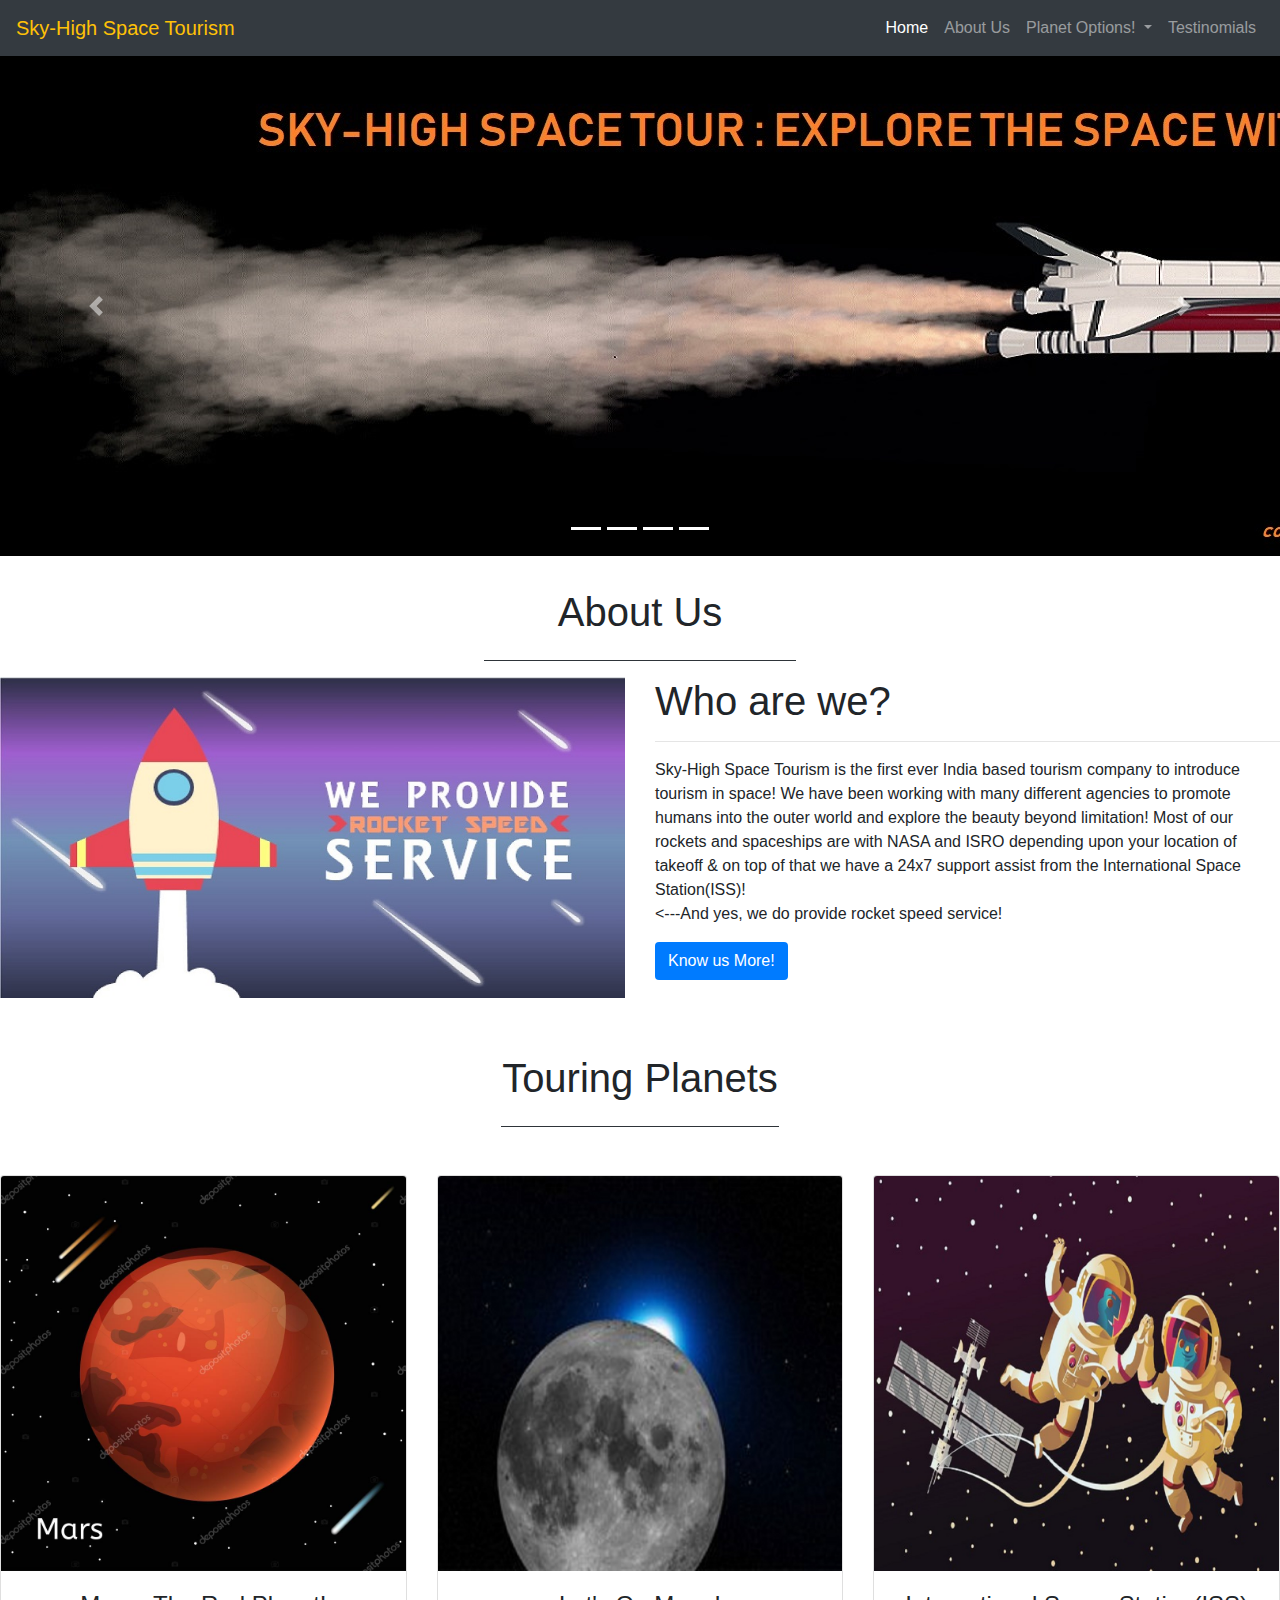
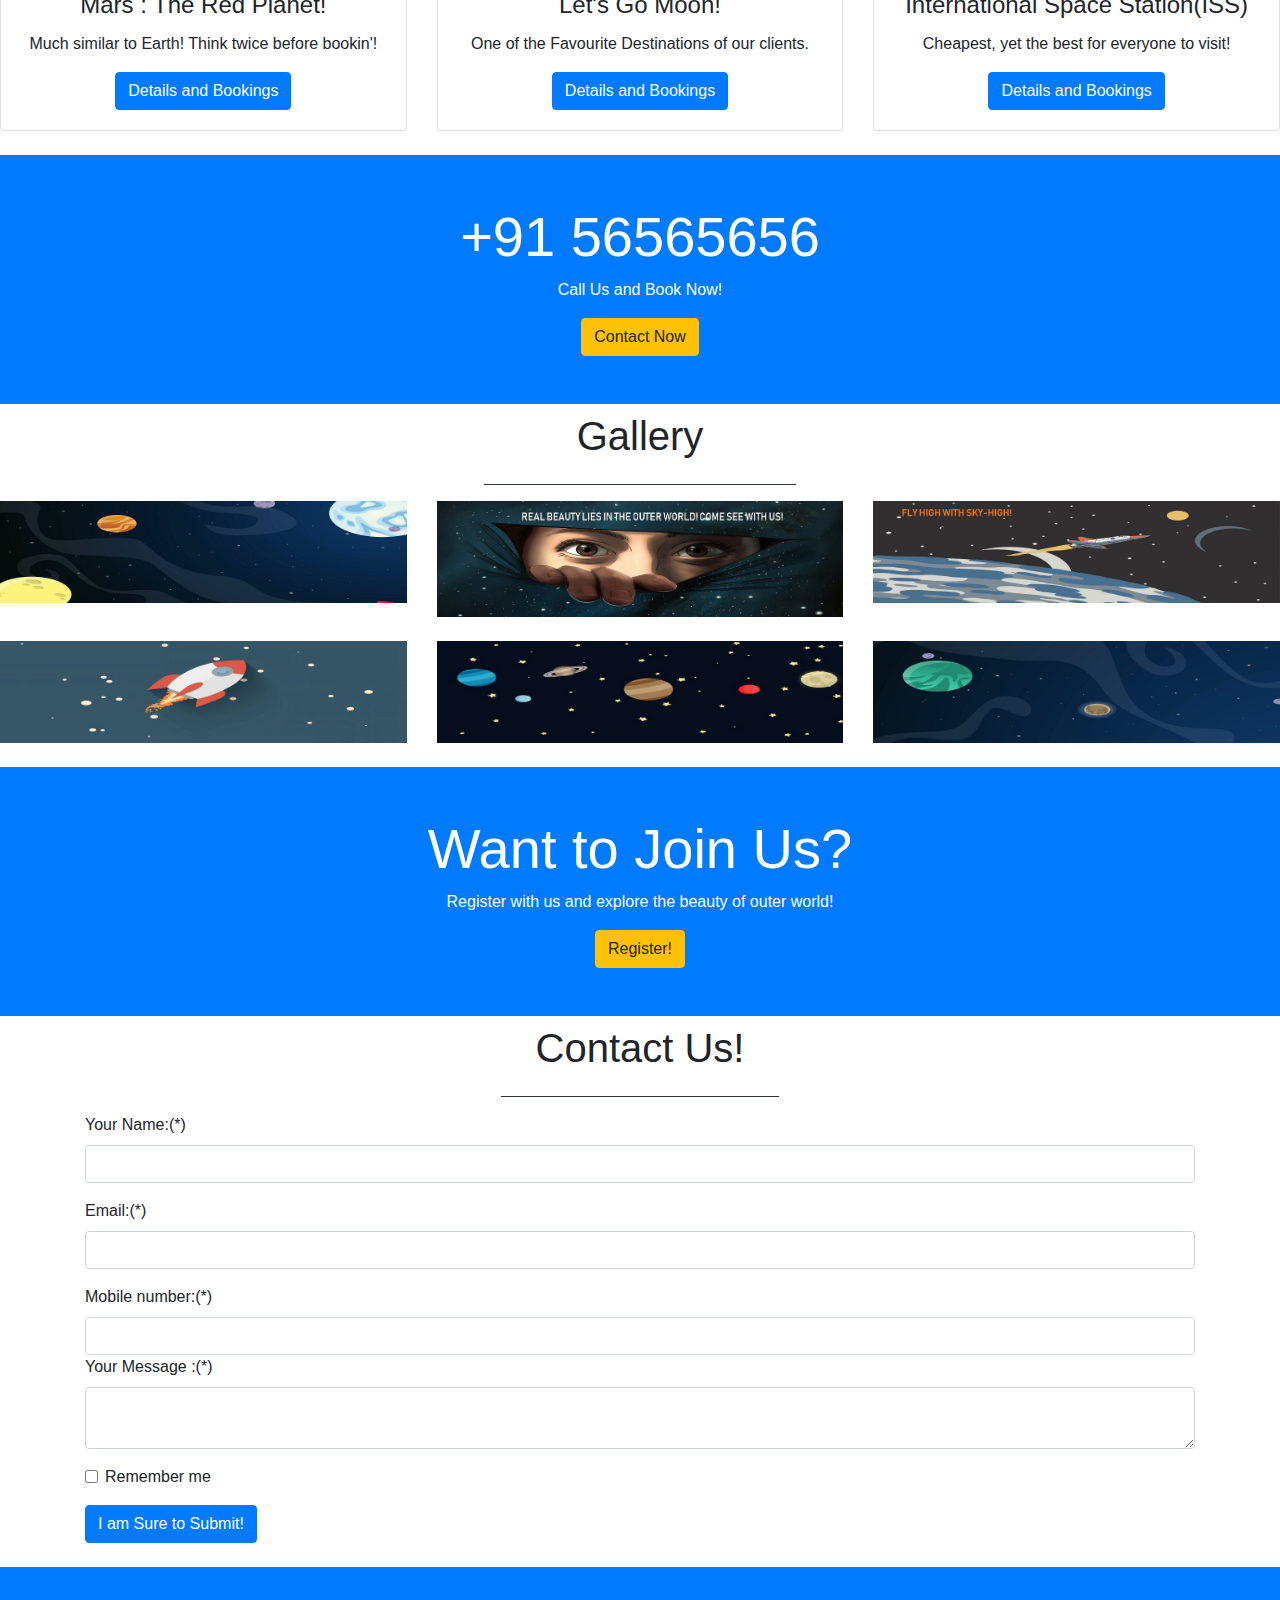
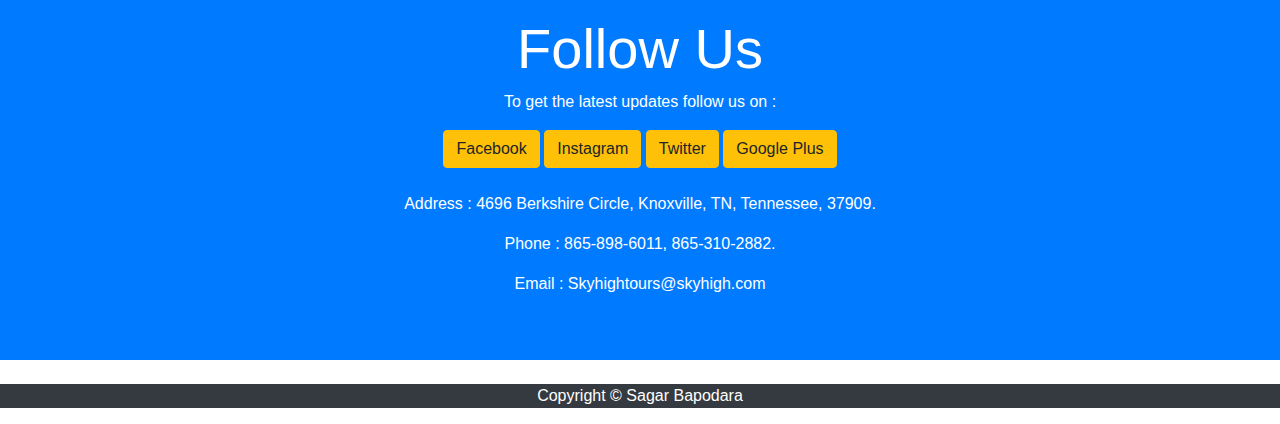
<file: index.html>
<!--Orginally written by Sagar Bapodara-->

<!DOCTYPE html>
<html>
<head>
	<title>
		Sky-High Space Tourism | No.1 Space Tourism Company
	</title>
	<meta charset="utf-8">
	<meta name = "viewport" content="width=device-width, initial-scale=1">

	<!--bootstarp linked-->

	<link rel="stylesheet" href="https://maxcdn.bootstrapcdn.com/bootstrap/4.3.1/css/bootstrap.min.css">

	<link href="https://fonts.googleapis.com/css?family=Livvic&display=swap" rel="stylesheet">
  <script src="https://ajax.googleapis.com/ajax/libs/jquery/3.4.1/jquery.min.js"></script>
  <script src="https://cdnjs.cloudflare.com/ajax/libs/popper.js/1.14.7/umd/popper.min.js"></script>
  <script src="https://maxcdn.bootstrapcdn.com/bootstrap/4.3.1/js/bootstrap.min.js"></script>

<style>
	.carousel-ineer img{
		width: 100%;
		height: 100%;
	}
</style>

<!--header and nav bar from here -->
	
<header>
	<nav class="navbar navbar-expand-lg navbar-dark bg-dark">
  <a class="navbar-brand text-capitalize text-warning"  href="index.html">Sky-High Space Tourism</a>
  <button class="navbar-toggler" type="button" data-toggle="collapse" data-target="#navbarSupportedContent" aria-controls="navbarSupportedContent" aria-expanded="false" aria-label="Toggle navigation">
    <span class="navbar-toggler-icon"></span>
  </button>

  <div class="collapse navbar-collapse" id="navbarSupportedContent">
    <ul class="navbar-nav ml-auto">
      <li class="nav-item active">
        <a class="nav-link" href="index.html">Home <span class="sr-only">(current)</span></a>
      </li>
      <li class="nav-item">
        <a class="nav-link" href="About us.html">About Us</a>
      </li>
      <li class="nav-item dropdown">
        <a class="nav-link dropdown-toggle" href="#" id="navbarDropdown" role="button" data-toggle="dropdown" aria-haspopup="true" aria-expanded="false">
          Planet Options!
        </a>
        <div class="dropdown-menu" aria-labelledby="navbarDropdown">
          <a class="dropdown-item" href="mars.html">Mars : The Red Planet!</a>
          <a class="dropdown-item" href="moon.html">Let's Go Moon!</a>
          <div class="dropdown-divider"></div>
          <a class="dropdown-item" href="iss.html"> International Space Station!</a>
        </div>
      </li>
      <li class="nav-item">
        <a class="nav-link" href="testinomials.html">Testinomials</a>
      </li>
    </ul>
   
  </div>
</nav>

<div id="demo" class="carousel slide" data-ride="carousel">

  <!-- Indicators -->

  <ul class="carousel-indicators">
    <li data-target="#demo" data-slide-to="0" class="active"></li>
    <li data-target="#demo" data-slide-to="1" class="active"></li>
    <li data-target="#demo" data-slide-to="2" class="active"></li>
    <li data-target="#demo" data-slide-to="2" class="active"></li>
  </ul>

  <!-- The slideshow of images -->

  <div class="carousel-inner">
    <div class="carousel-item active">
      <img src="images/s10.jpg" alt="astronaut2">
    </div>
    <div class="carousel-item">
      <img src="images/s4.jpeg" alt="astronomy2">
    </div>
    <div class="carousel-item">
      <img src="images/s12.jpeg" alt="astronomy">
    </div>
    <div class="carousel-item">
      <img src="images/s3.jpg" alt="International Space Station">
    </div>
  </div>

  <!-- Left and right controls -->


  <a class="carousel-control-prev" href="#demo" data-slide="prev">
    <span class="carousel-control-prev-icon"></span>
  </a>
  <a class="carousel-control-next" href="#demo" data-slide="next">
    <span class="carousel-control-next-icon"></span>
  </a>
</div>
<br>
</header>


<!-- about us-->


<section>
	<div class="container-fluid">
		<h1 class="text-capitalize text-center pt-2 pb-2">About us</h1>
		<hr class="w-25 mx-auto
		bg-dark">
	</div>
	<div class="row mb-5">
		<div class="col-lg-6 col-md-6 col-12">
			<img src="images/s9.jpg" class="img-fluid">
		</div>

		<div class="col-lg-6 col-md-6 col-12">
			<h1>Who are we?</h1>
			<hr>
			<p>Sky-High Space Tourism is the first ever India based tourism company to introduce tourism in space! We have been working with many different agencies to promote humans into the outer world and explore the beauty beyond limitation! Most of our rockets and spaceships are with NASA and ISRO depending upon your location of takeoff & on top of that we have a 24x7 support assist from the International Space Station(ISS)! <br>
				<---And yes, we do provide rocket speed service!</p>

			<a href="About us.html"><button class = "btn bg-primary text-white">Know us More!</button></a>

		</div>
		</div>
	</section>

	<div class="container mb-5">
		<h1 class="text-capitalize text-center pt-2 pb-2">Touring Planets</h1>
		<hr class="w-25 mx-auto
		bg-dark">
	</div>


<!-- cards -->


<section>
	

<div class="row text-center">
	<div class="col-lg-4 col-md-4 col-12">
	<div class="card">
		<img class="card-img-top" src="images/mars.jpg" alt="Card image">
		<div class="card-body">
			<h4 class="card-title">Mars : The Red Planet!</h4>
			<p class="card-text">Much similar to Earth! Think twice before bookin'!</p>
			<a href="mars.html" class="btn btn-primary">Details and Bookings</a>
		</div>
	</div>
</div>

<div class="col-lg-4 col-md-4 col-12">
	<div class="card">
		<img class="card-img-top" src="images/moon.jpg" alt="Card image">
		<div class="card-body">
			<h4 class="card-title">Let's Go Moon!</h4>
			<p class="card-text">One of the Favourite Destinations of our clients.</p>
			<a href="moon.html" class="btn btn-primary">Details and Bookings</a>
		</div>
	</div>
</div>


	<div class="col-lg-4 col-md-4 col-12">
	<div class="card">
		<img class="card-img-top" src="images/iss1.jpg" alt="Card image">
		<div class="card-body">
			<h4 class="card-title">International Space Station(ISS)</h4>
			<p class="card-text">Cheapest, yet the best for everyone to visit!</p>
			<a href="iss.html" class="btn btn-primary">Details and Bookings</a>
		</div>
	</div>
</div>
</section>

<br>


<!--contact us-->



<section class="bg-primary text-white" >
	<article class="py-5 text-center">
		<div>
			<h3 class="display-4 text-white">+91 56565656</h3>
			<p>Call Us and Book Now!</p>
			<a href="https://call2friends.com/free-calls"><button class="btn btn-warning">Contact Now</button></a>
		</div>
	</article>
</section>



<!--Gallery-->



<section>
	<div class="container-fluid">
		<h1 class="text-capitalize text-center pt-2 pb-2">Gallery</h1>
		<hr class="w-25 mx-auto
		bg-dark">
	</div>
	<div class="row">
		<div class="col-lg-4 col-md-2 col-12 mb-4">
			<img src="images/s5.jpeg" class="img-fluid">
		</div>
		<div class="col-lg-4 col-md-2 col-12 mb-4">
			<img src="images/s4.jpeg" class="img-fluid">
		</div>
		<div class="col-lg-4 col-md-2 col-12 mb-4">
			<img src="images/s3.jpg" class="img-fluid">
		</div>
		<div class="col-lg-4 col-md-2 col-12 mb-4">
			<img src="images/s2.png" class="img-fluid">
		</div>
		<div class="col-lg-4 col-md-2 col-12 mb-4">
			<img src="images/spacebcg.jpg" class="img-fluid">
		</div>
		<div class="col-lg-4 col-md-2 col-12 mb-4">
			<img src="images/s6.jpeg" class="img-fluid">
		</div>
	</div>
</section>


<!-- Register -->



<section class="bg-primary" >
	<article class="py-5">
		<div class="text-center">
			<h3 class="display-4 text-white">Want to Join Us?</h3>
			<p class="text-white">Register with us and explore the beauty of outer world!</p>
			<button class="btn btn-warning" data-toggle="modal" data-target="#myModal">Register!</button>
		</div>


		<!-- The Modal -->


  <div class="modal fade" id="myModal">
    <div class="modal-dialog modal-dialog-centered">
      <div class="modal-content">

      
        <!-- Modal Header -->


        <div class="modal-header">
          <h4 class="modal-title">Register | Sign Up!</h4>
          <button type="button" class="close" data-dismiss="modal">&times;</button>
        </div>

        
        <!-- Modal body -->


        <div class="modal-body">
          <form method="post" action="connect.php">
  <div class="form-group">
    <label for="email">Email address:(*)</label>
    <input type="email" class="form-control" id="email" autocomplete="off" name="email">
  </div>

  <div class="form-group">
    <label for="pwd">Password:(*)</label>
    <input type="password" class="form-control" id="pwd" name="password">
  </div>
  <div class="form-group form-check">
    <label class="form-check-label">
      <input class="form-check-input" type="checkbox"> Remember me
    </label>
  </div>
  <button type="submit" class="btn btn-primary">Submit</button>
</form>
        </div>
        

        <!-- Modal footer -->



        <div class="modal-footer">
          <button type="button" class="btn btn-secondary" data-dismiss="modal">Close</button>
        </div>
        
      </div>
    </div>
  </div>
</article>
</section>


<!-- contact us form -->


<section>
	<div class="container">
		<h1 class="text-capitalize text-center pt-2 pb-2">Contact Us!</h1>
		<hr class="w-25 mx-auto
		bg-dark">

		<div class="width-50 mx-auto">
			<form action="/action_page.php">
				<div class="form-group">
					<label for="email">Your Name:(*)</label>
					<input type="email" class="form-control" id="email" autocomplete="off">
				</div>
				<div class="form-group">
					<label for="pwd">Email:(*)</label>
					<input type="text" class="form-control" id="text">
				</div>
				<div class="form-group">
					<label for="pwd">Mobile number:(*)</label>
					<input type="number" class="form-control" id="number">
					<div class="form-group">
				<label>Your Message :(*)</label>
				<textarea class="form-control"> </textarea></div> 
				<div class="form-group form-check">
					<label class="form-check-label">
						<input class="form-check-input" type="checkbox"> Remember me
					</label>
				</div>
				
				</div>
				<button type="submit" class="btn btn-primary">I am Sure to Submit!</button>
			</form>
	</div>
</section>
<br>


<section class="bg-primary text-white" >
	<article class="py-5 text-center">
		<div>
			<h3 class="display-4 text-white">Follow Us </h3>
			<p>To get the latest updates follow us on : </p>
			<a href="https://www.facebook.com/"><button class="btn btn-warning">Facebook</button></a> <a href="https://www.instagram.com/"><button class="btn btn-warning">Instagram</button></a> <a href="https://twitter.com"><button class="btn btn-warning">Twitter</button></a> <a href="https://www.google.com/"><button class="btn btn-warning">Google Plus</button></a>
			<br>
			<br>
			<p>Address : 4696  Berkshire Circle, Knoxville, TN, Tennessee, 37909.</p>
			<p>Phone : 865-898-6011, 865-310-2882.</p>
			<p>Email : Skyhightours@skyhigh.com</p>

		</div>
	</article>
</section>



<!-- footer -->



<br>
<footer>
	<p class="text-center bg-dark text-white"> Copyright © Sagar Bapodara</p>
</footer>





</body>
</html>
</file>
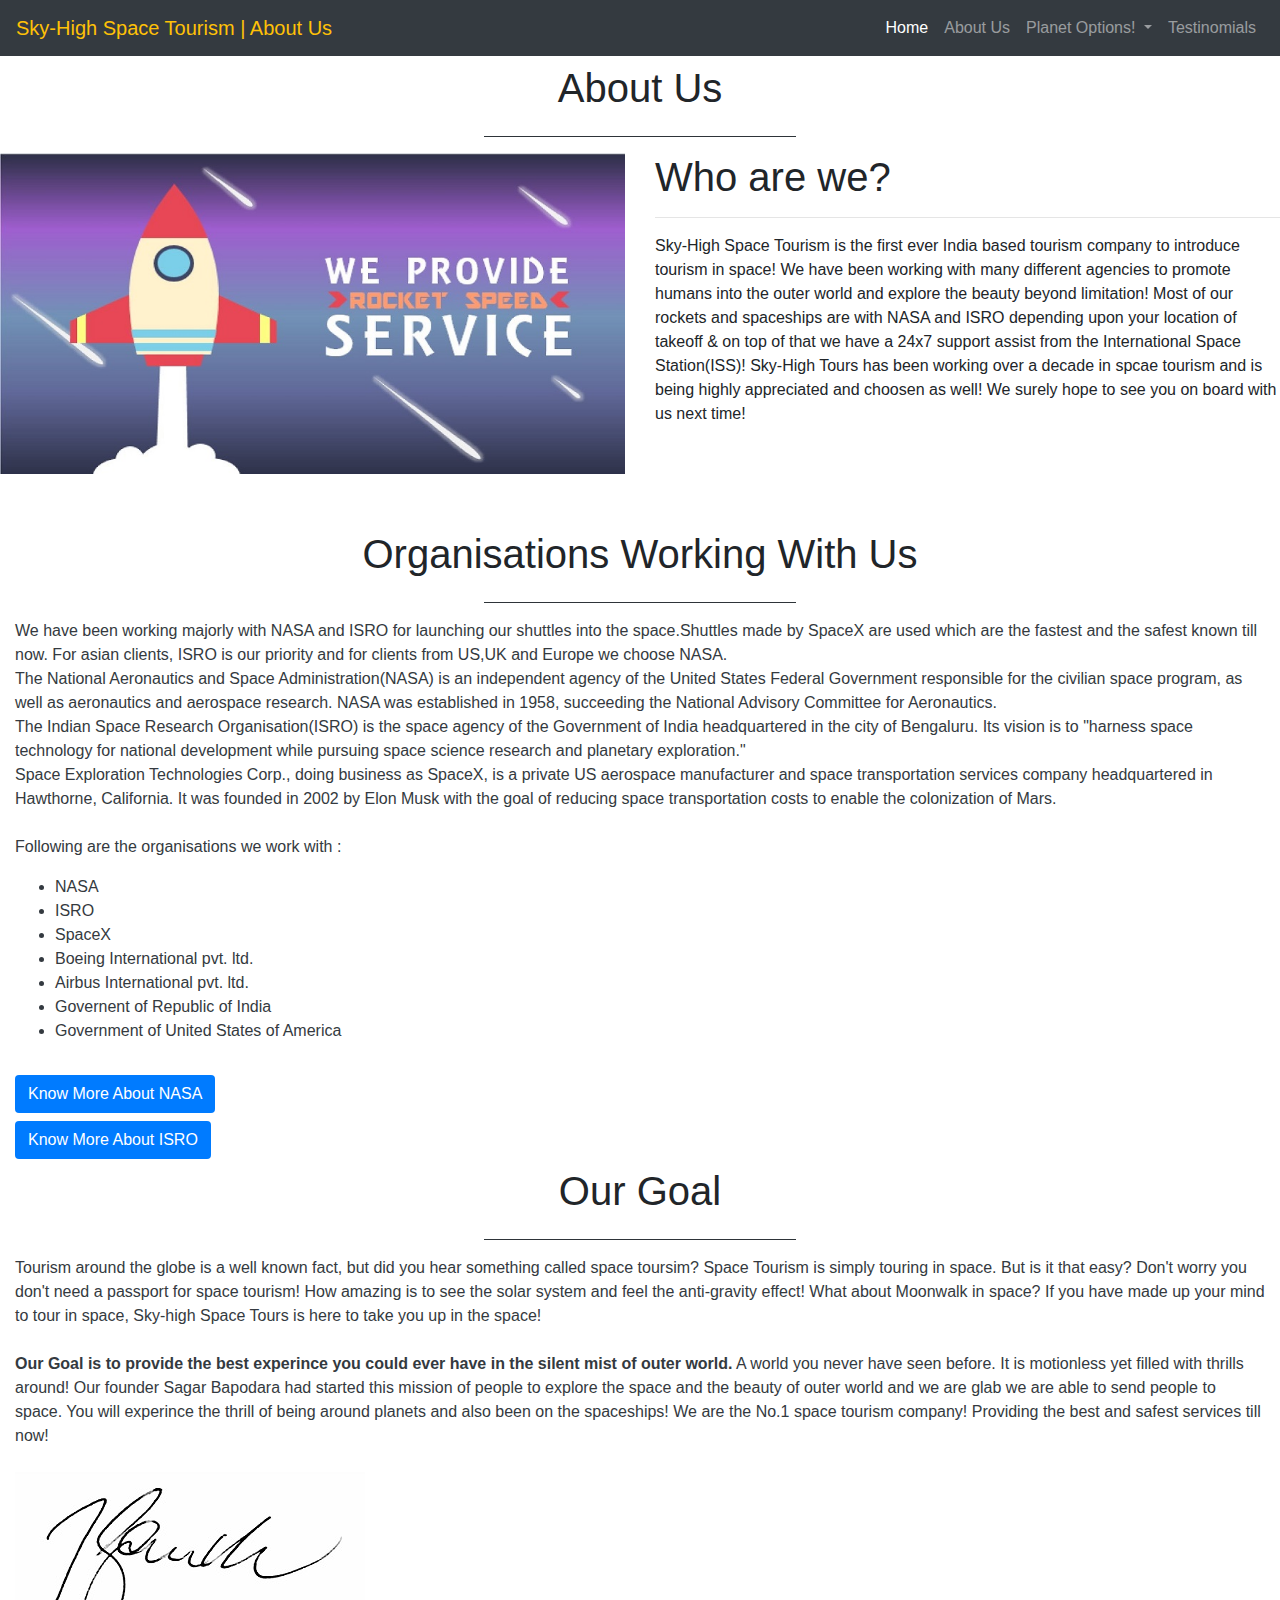
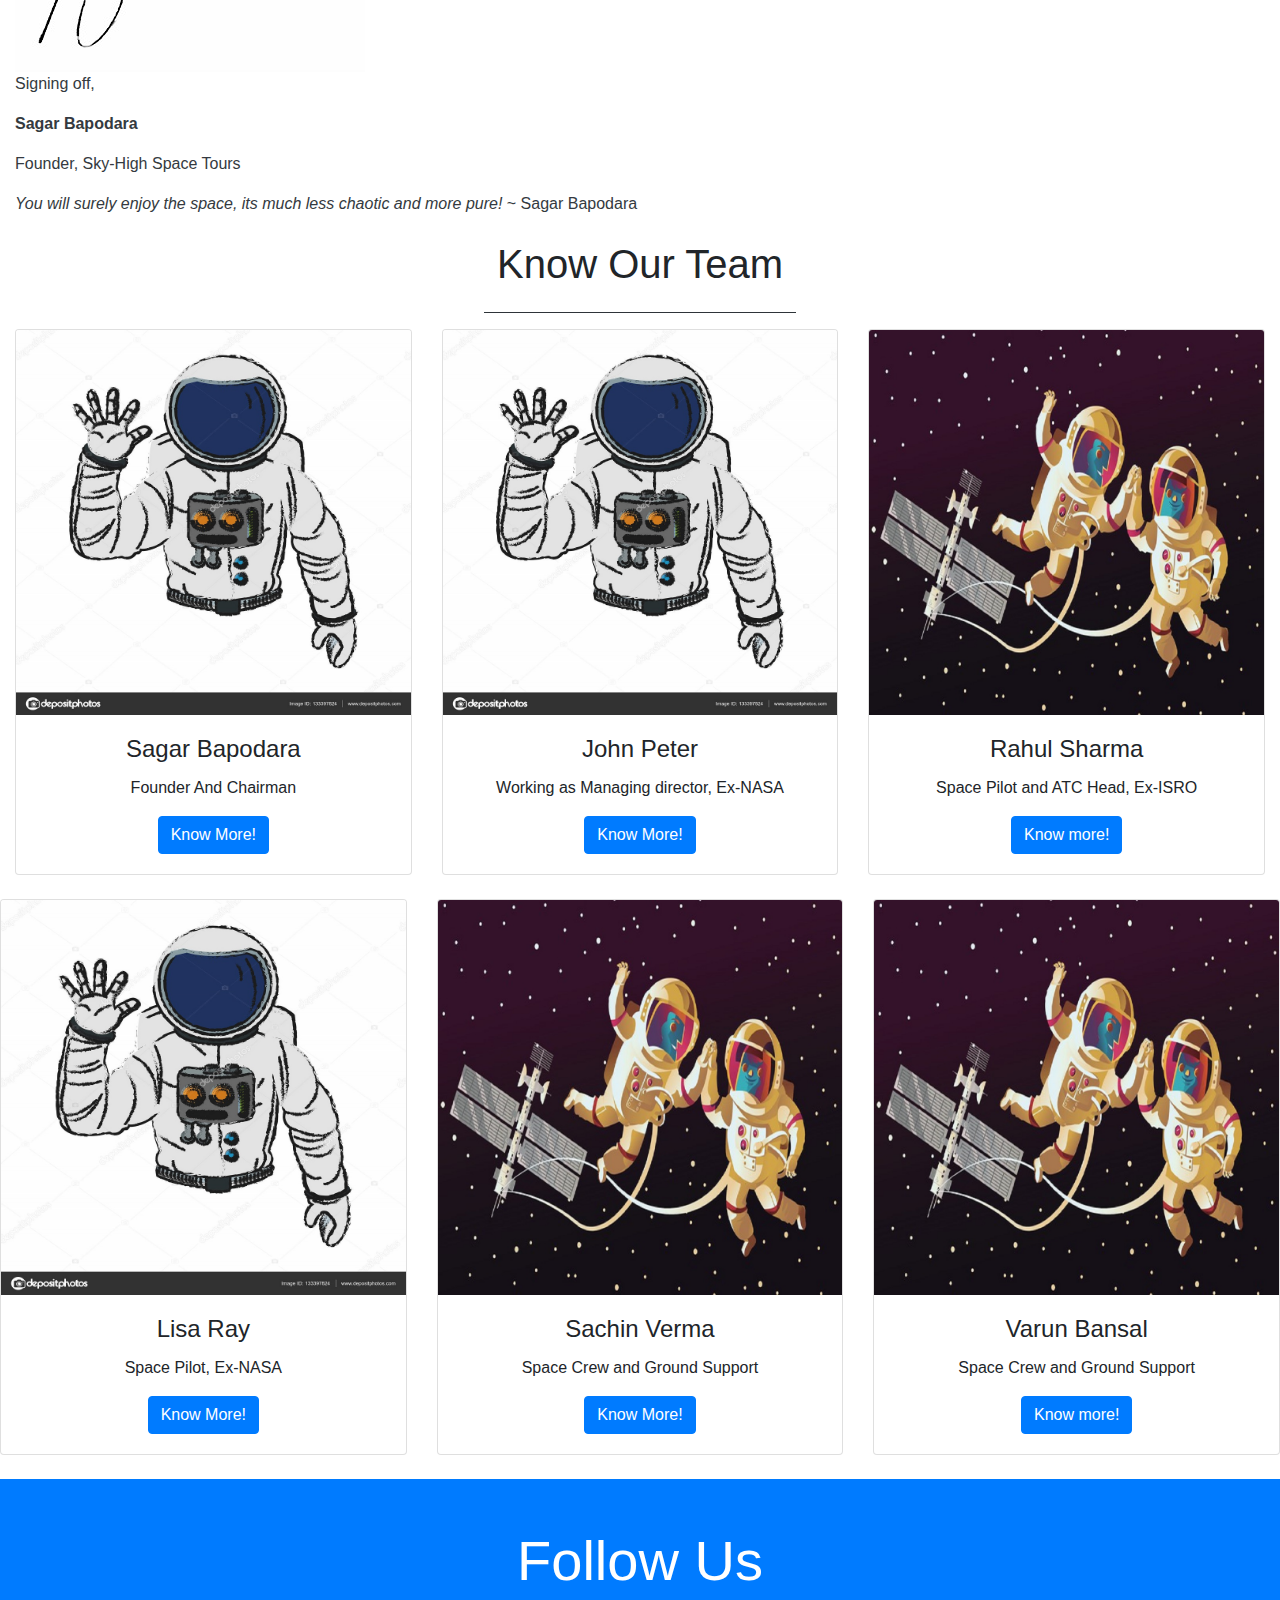
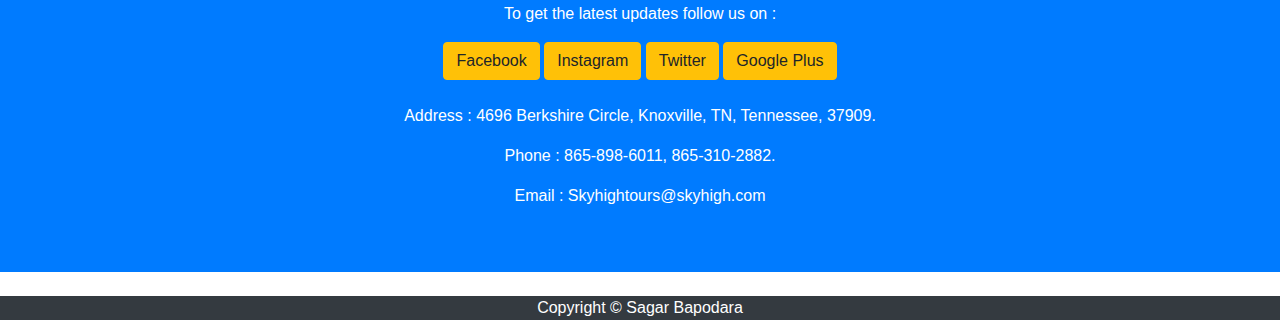
<file: About us.html>
<!--Orginally written by Sagar Bapodara-->

<!DOCTYPE html>
<html>
<head>
	<title>
		Space Tourism | About Us!
	</title>
	<meta charset="utf-8">
	<meta name = "viewport" content="width=device-width, initial-scale=1">

	<!--bootstarp linked-->

	<link rel="stylesheet" href="https://maxcdn.bootstrapcdn.com/bootstrap/4.3.1/css/bootstrap.min.css">

	<link href="https://fonts.googleapis.com/css?family=Livvic&display=swap" rel="stylesheet">
  <script src="https://ajax.googleapis.com/ajax/libs/jquery/3.4.1/jquery.min.js"></script>
  <script src="https://cdnjs.cloudflare.com/ajax/libs/popper.js/1.14.7/umd/popper.min.js"></script>
  <script src="https://maxcdn.bootstrapcdn.com/bootstrap/4.3.1/js/bootstrap.min.js"></script>


  <header>
	<nav class="navbar navbar-expand-lg navbar-dark bg-dark">
  <a class="navbar-brand text-capitaliz text-warning"  href="index.html">Sky-High Space Tourism | About Us</a>
  <button class="navbar-toggler" type="button" data-toggle="collapse" data-target="#navbarSupportedContent" aria-controls="navbarSupportedContent" aria-expanded="false" aria-label="Toggle navigation">
    <span class="navbar-toggler-icon"></span>
  </button>

  <div class="collapse navbar-collapse" id="navbarSupportedContent">
    <ul class="navbar-nav ml-auto">
      <li class="nav-item active">
        <a class="nav-link" href="index.html">Home <span class="sr-only">(current)</span></a>
      </li>
      <li class="nav-item">
        <a class="nav-link" href="About us.html">About Us</a>
      </li>
      <li class="nav-item dropdown">
        <a class="nav-link dropdown-toggle" href="#" id="navbarDropdown" role="button" data-toggle="dropdown" aria-haspopup="true" aria-expanded="false">
          Planet Options!
        </a>
        <div class="dropdown-menu" aria-labelledby="navbarDropdown">
          <a class="dropdown-item" href="mars.html">Mars : The Red Planet!</a>
          <a class="dropdown-item" href="moon.html">Let's Go Moon!</a>
          <div class="dropdown-divider"></div>
          <a class="dropdown-item" href="iss.html"> International Space Station!</a>
        </div>
      </li>
      <li class="nav-item">
        <a class="nav-link" href="testinomials.html">Testinomials</a>
      </li>
    </ul>
   
  </div>
</nav>
</header>

<!--who are we-->

<section>
	<div class="container-fluid">
		<h1 class="text-capitalize text-center pt-2 pb-2">About us</h1>
		<hr class="w-25 mx-auto
		bg-dark">
	</div>
	<div class="row mb-5">
		<div class="col-lg-6 col-md-6 col-12">
			<img src="images/s9.jpg" class="img-fluid">
		</div>

		<div class="col-lg-6 col-md-6 col-12">
			<h1>Who are we?</h1>
			<hr>
			<p>Sky-High Space Tourism is the first ever India based tourism company to introduce tourism in space! We have been working with many different agencies to promote humans into the outer world and explore the beauty beyond limitation! Most of our rockets and spaceships are with NASA and ISRO depending upon your location of takeoff & on top of that we have a 24x7 support assist from the International Space Station(ISS)! Sky-High Tours has been working over a decade in spcae tourism and is being highly appreciated and choosen as well! We surely hope to see you on board with us next time!</p>

		</div>
		</div>
</section>

<!--agencies working-->


	<section>
		<div class="container-fluid">
		<h1 class="text-capitalize text-center pt-2 pb-2">Organisations Working With Us</h1>
		<hr class="w-25 mx-auto
		bg-dark">
		<div>
		<article class="bg-white text-dark">We have been working majorly with NASA and ISRO for launching our shuttles into the space.Shuttles made by SpaceX are used which are the fastest and the safest known till now. For asian clients, ISRO is our priority and for clients from US,UK and Europe we choose NASA. 
			<br>
		The National Aeronautics and Space Administration(NASA) is an independent agency of the United States Federal Government responsible for the civilian space program, as well as aeronautics and aerospace research. NASA was established in 1958, succeeding the National Advisory Committee for Aeronautics.
			<br>
		The Indian Space Research Organisation(ISRO) is the space agency of the Government of India headquartered in the city of Bengaluru. Its vision is to "harness space technology for national development while pursuing space science research and planetary exploration."
		<br>
		Space Exploration Technologies Corp., doing business as SpaceX, is a private US aerospace manufacturer and space transportation services company headquartered in Hawthorne, California. It was founded in 2002 by Elon Musk with the goal of reducing space transportation costs to enable the colonization of Mars.
		<br>
		<br>
		<p>Following are the organisations we work with : </p> 
		<ul>
			<li> NASA </li>
			<li> ISRO </li>
			<li> SpaceX </li>
			<li> Boeing International pvt. ltd. </li>
			<li> Airbus International pvt. ltd. </li>
			<li> Governent of Republic of India </li>
			<li> Government of United States of America </li>
		</ul>

		</article>

		<a href="https://www.nasa.gov/"><button class = "btn bg-primary text-white mt-3">Know More About NASA</button></a> 
<br>
		<a href="https://www.isro.gov.in/"><button class = "btn bg-primary text-white mt-2">Know More About ISRO</button></a>
		
	</div>
	</div>
	</section>

<!--goal Section-->

	<section>
		<div class="container-fluid">
		<h1 class="text-capitalize text-center pt-2 pb-2">Our Goal </h1>
		<hr class="w-25 mx-auto bg-dark">
		<div>
		<article class="bg-white text-dark">Tourism around the globe is a well known fact, but did you hear something called space toursim? Space Tourism is simply touring in space. But is it that easy? Don't worry you don't need a passport for space tourism! How amazing is to see the solar system and feel the anti-gravity effect! What about Moonwalk in space? If you have made up your mind to tour in space, Sky-high Space Tours is here to take you up in the space!
			<br>
			<br>
			<B>Our Goal is to provide the best experince you could ever have in the silent mist of outer world.</B> A world you never have seen before. It is motionless yet filled with thrills around! Our founder Sagar Bapodara had started this mission of people to explore the space and the beauty of outer world and we are glab we are able to send people to space. You will experince the thrill of being around planets and also been on the spaceships! We are the No.1 space tourism company! Providing the best and safest services till now!
			<br>
			<br>
			<img src="images/sign.png" class="img-fluid">
			<br>
			<P> Signing off, </P>
			<p> <B> Sagar Bapodara </B></p>
			<P> Founder, Sky-High Space Tours</P>
			<p><I> You will surely enjoy the space, its much less chaotic and more pure! </I>~ Sagar Bapodara</p>
		</article>
		
	</div>
	</div>
	</section>

<!--Team section-->

	<section>
		<div class="container-fluid">
		<h1 class="text-capitalize text-center pt-2 pb-2">Know Our Team </h1>
		<hr class="w-25 mx-auto bg-dark">

		<div class="row text-center">
	<div class="col-lg-4 col-md-4 col-12">
	<div class="card">
		<img class="card-img-top" src="images/s15.jpg" alt="Card image">
		<div class="card-body">
			<h4 class="card-title">Sagar Bapodara</h4>
			<p class="card-text">Founder And Chairman</p>
			<a href="#" class="btn btn-primary">Know More!</a>
		</div>
	</div>
</div>

<div class="col-lg-4 col-md-4 col-12">
	<div class="card">
		<img class="card-img-top" src="images/s15.jpg" alt="Card image">
		<div class="card-body">
			<h4 class="card-title">John Peter</h4>
			<p class="card-text">Working as Managing director, Ex-NASA</p>
			<a href="#" class="btn btn-primary">Know More!</a>
		</div>
	</div>
</div>


	<div class="col-lg-4 col-md-4 col-12">
	<div class="card">
		<img class="card-img-top" src="images/iss1.jpg" alt="Card image">
		<div class="card-body">
			<h4 class="card-title">Rahul Sharma</h4>
			<p class="card-text">Space Pilot and ATC Head, Ex-ISRO </p>
			<a href="#" class="btn btn-primary">Know more!</a>
		</div>
	</div>
	</div>
</div>
</div>
</section>

<br>

<!--2nd row of team members-->
<section>

		<div class="row text-center">
	<div class="col-lg-4 col-md-4 col-12">
	<div class="card">
		<img class="card-img-top" src="images/s15.jpg" alt="Card image">
		<div class="card-body">
			<h4 class="card-title">Lisa Ray</h4>
			<p class="card-text">Space Pilot, Ex-NASA</p>
			<a href="#" class="btn btn-primary">Know More!</a>
		</div>
	</div>
</div>

<div class="col-lg-4 col-md-4 col-12">
	<div class="card">
		<img class="card-img-top" src="images/iss1.jpg" alt="Card image">
		<div class="card-body">
			<h4 class="card-title">Sachin Verma</h4>
			<p class="card-text">Space Crew and Ground Support</p>
			<a href="#" class="btn btn-primary">Know More!</a>
		</div>
	</div>
</div>


	<div class="col-lg-4 col-md-4 col-12">
	<div class="card">
		<img class="card-img-top" src="images/iss1.jpg" alt="Card image">
		<div class="card-body">
			<h4 class="card-title">Varun Bansal</h4>
			<p class="card-text">Space Crew and Ground Support</p>
			<a href="#" class="btn btn-primary">Know more!</a>
		</div>
	</div>
	</div>
</div>
</div>
</section>
<br>

<section class="bg-primary text-white" >
	<article class="py-5 text-center">
		<div>
			<h3 class="display-4 text-white">Follow Us </h3>
			<p>To get the latest updates follow us on : </p>
			<a href="https://www.facebook.com/"><button class="btn btn-warning">Facebook</button></a> <a href="https://www.instagram.com/"><button class="btn btn-warning">Instagram</button></a> <a href="https://twitter.com"><button class="btn btn-warning">Twitter</button></a> <a href="https://www.google.com/"><button class="btn btn-warning">Google Plus</button></a>
			<br>
			<br>
			<p>Address : 4696  Berkshire Circle, Knoxville, TN, Tennessee, 37909.</p>
			<p>Phone : 865-898-6011, 865-310-2882.</p>
			<p>Email : Skyhightours@skyhigh.com</p>

		</div>
	</article>
</section>

<br>
<footer>
	<p class="text-center bg-dark text-white"> Copyright © Sagar Bapodara</p>
</footer>
</file>
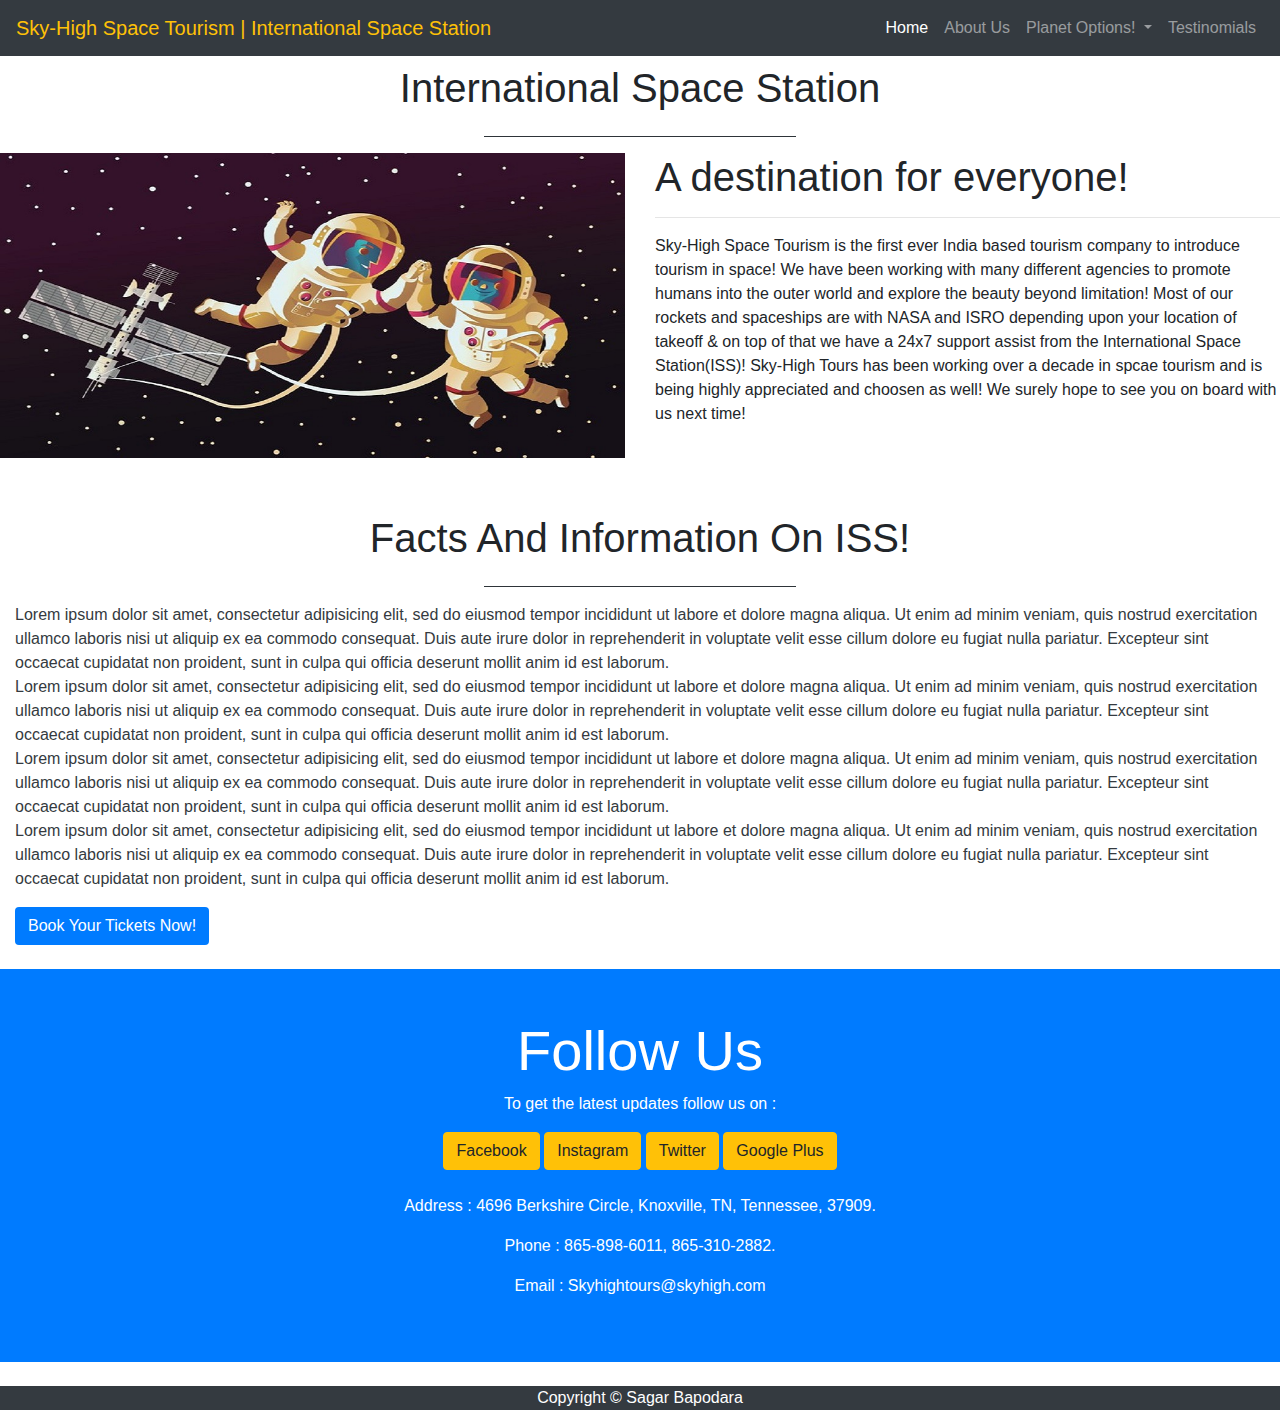
<file: iss.html>
<!--Orginally written by Sagar Bapodara-->

<!DOCTYPE html>
<html>
<head>
	<title>
		Sky-High Space Tourism | International Space Station
	</title>
	<meta charset="utf-8">
	<meta name = "viewport" content="width=device-width, initial-scale=1">

	<!--bootstarp linked-->

	<link rel="stylesheet" href="https://maxcdn.bootstrapcdn.com/bootstrap/4.3.1/css/bootstrap.min.css">

	<link href="https://fonts.googleapis.com/css?family=Livvic&display=swap" rel="stylesheet">
  <script src="https://ajax.googleapis.com/ajax/libs/jquery/3.4.1/jquery.min.js"></script>
  <script src="https://cdnjs.cloudflare.com/ajax/libs/popper.js/1.14.7/umd/popper.min.js"></script>
  <script src="https://maxcdn.bootstrapcdn.com/bootstrap/4.3.1/js/bootstrap.min.js"></script>

<style>
	.carousel-ineer img{
		width: 100%;
		height: 100%;
	}
</style>

<!--header and nav bar -->
	
<header>
	<nav class="navbar navbar-expand-lg navbar-dark bg-dark">
  <a class="navbar-brand text-capitalize text-warning"  href="index.html">Sky-High Space Tourism | International Space Station</a>
  <button class="navbar-toggler" type="button" data-toggle="collapse" data-target="#navbarSupportedContent" aria-controls="navbarSupportedContent" aria-expanded="false" aria-label="Toggle navigation">
    <span class="navbar-toggler-icon"></span>
  </button>

  <div class="collapse navbar-collapse" id="navbarSupportedContent">
    <ul class="navbar-nav ml-auto">
      <li class="nav-item active">
        <a class="nav-link" href="index.html">Home <span class="sr-only">(current)</span></a>
      </li>
      <li class="nav-item">
        <a class="nav-link" href="About us.html">About Us</a>
      </li>
      <li class="nav-item dropdown">
        <a class="nav-link dropdown-toggle" href="#" id="navbarDropdown" role="button" data-toggle="dropdown" aria-haspopup="true" aria-expanded="false">
          Planet Options!
        </a>
        <div class="dropdown-menu" aria-labelledby="navbarDropdown">
          <a class="dropdown-item" href="mars.html">Mars : The Red Planet!</a>
          <a class="dropdown-item" href="moon.html">Let's Go Moon!</a>
          <div class="dropdown-divider"></div>
          <a class="dropdown-item" href="iss.html"> International Space Station!</a>
        </div>
      </li>
      <li class="nav-item">
        <a class="nav-link" href="testinomials.html">Testinomials</a>
      </li>
    </ul>
   
  </div>
</nav>

<!--iss details-->

<section>
  <div class="container-fluid">
    <h1 class="text-capitalize text-center pt-2 pb-2">International Space Station</h1>
    <hr class="w-25 mx-auto
    bg-dark">
  </div>
  <div class="row mb-5">
    <div class="col-lg-6 col-md-6 col-12">
      <img src="images/iss1c.jpg" class="img-fluid">
    </div>

    <div class="col-lg-6 col-md-6 col-12">
      <h1>A destination for everyone!</h1>
      <hr>
      <p>Sky-High Space Tourism is the first ever India based tourism company to introduce tourism in space! We have been working with many different agencies to promote humans into the outer world and explore the beauty beyond limitation! Most of our rockets and spaceships are with NASA and ISRO depending upon your location of takeoff & on top of that we have a 24x7 support assist from the International Space Station(ISS)! Sky-High Tours has been working over a decade in spcae tourism and is being highly appreciated and choosen as well! We surely hope to see you on board with us next time!</p>

    </div>
    </div>
</section>

<!--facts on ISS-->

<section>
    <div class="container-fluid">
    <h1 class="text-capitalize text-center pt-2 pb-2">Facts and Information on ISS!</h1>
    <hr class="w-25 mx-auto
    bg-dark">
    <div>
    <article class="bg-white text-dark">Lorem ipsum dolor sit amet, consectetur adipisicing elit, sed do eiusmod
    tempor incididunt ut labore et dolore magna aliqua. Ut enim ad minim veniam,
    quis nostrud exercitation ullamco laboris nisi ut aliquip ex ea commodo
    consequat. Duis aute irure dolor in reprehenderit in voluptate velit esse
    cillum dolore eu fugiat nulla pariatur. Excepteur sint occaecat cupidatat non
    proident, sunt in culpa qui officia deserunt mollit anim id est laborum.
    <br>
    Lorem ipsum dolor sit amet, consectetur adipisicing elit, sed do eiusmod
    tempor incididunt ut labore et dolore magna aliqua. Ut enim ad minim veniam,
    quis nostrud exercitation ullamco laboris nisi ut aliquip ex ea commodo
    consequat. Duis aute irure dolor in reprehenderit in voluptate velit esse
    cillum dolore eu fugiat nulla pariatur. Excepteur sint occaecat cupidatat non
    proident, sunt in culpa qui officia deserunt mollit anim id est laborum.
    <br>
    Lorem ipsum dolor sit amet, consectetur adipisicing elit, sed do eiusmod
    tempor incididunt ut labore et dolore magna aliqua. Ut enim ad minim veniam,
    quis nostrud exercitation ullamco laboris nisi ut aliquip ex ea commodo
    consequat. Duis aute irure dolor in reprehenderit in voluptate velit esse
    cillum dolore eu fugiat nulla pariatur. Excepteur sint occaecat cupidatat non
    proident, sunt in culpa qui officia deserunt mollit anim id est laborum.
    <br>
    Lorem ipsum dolor sit amet, consectetur adipisicing elit, sed do eiusmod
    tempor incididunt ut labore et dolore magna aliqua. Ut enim ad minim veniam,
    quis nostrud exercitation ullamco laboris nisi ut aliquip ex ea commodo
    consequat. Duis aute irure dolor in reprehenderit in voluptate velit esse
    cillum dolore eu fugiat nulla pariatur. Excepteur sint occaecat cupidatat non
    proident, sunt in culpa qui officia deserunt mollit anim id est laborum.<br>

    </article>

    <a href="isslanding.html"><button class = "btn bg-primary text-white mt-3">Book Your Tickets Now!</button></a> 

    <br>
    
  </div>
  </div>
  </section>
<br>



<section class="bg-primary text-white" >
  <article class="py-5 text-center">
    <div>
      <h3 class="display-4 text-white">Follow Us </h3>
      <p>To get the latest updates follow us on : </p>
      <a href="https://www.facebook.com/"><button class="btn btn-warning">Facebook</button></a> <a href="https://www.instagram.com/"><button class="btn btn-warning">Instagram</button></a> <a href="https://twitter.com"><button class="btn btn-warning">Twitter</button></a> <a href="https://www.google.com/"><button class="btn btn-warning">Google Plus</button></a>
      <br>
      <br>
      <p>Address : 4696  Berkshire Circle, Knoxville, TN, Tennessee, 37909.</p>
      <p>Phone : 865-898-6011, 865-310-2882.</p>
      <p>Email : Skyhightours@skyhigh.com</p>

    </div>
  </article>
</section>



<!-- footer -->



<br>
<footer>
  <p class="text-center bg-dark text-white"> Copyright © Sagar Bapodara</p>
</footer>
</file>
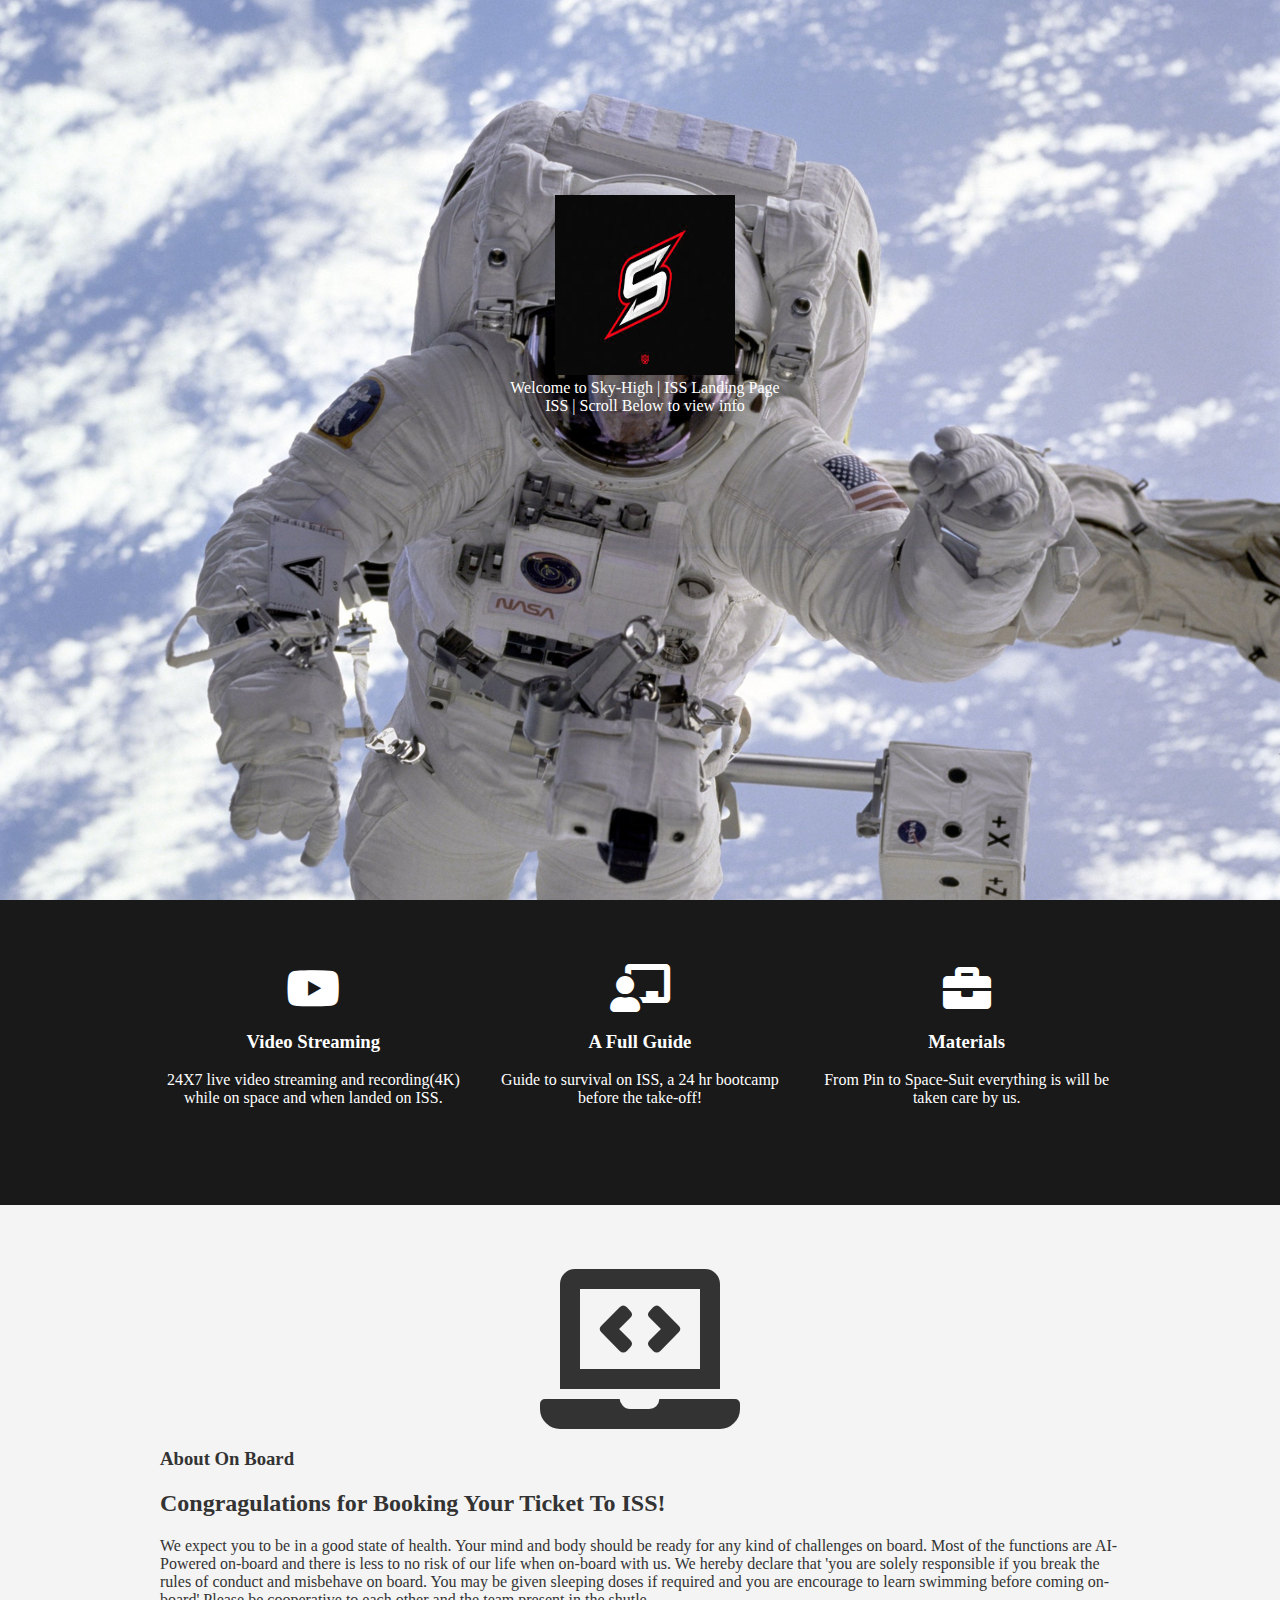
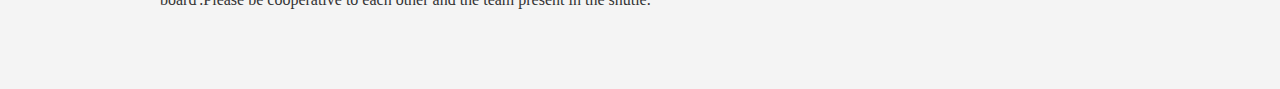
<file: isslanding.html>
<!--Orginally written by Sagar Bapodara-->

<!DOCTYPE html>
<html>
<head>
	<link rel="stylesheet" type="text/css" href="style2.css">
	<link rel="stylesheet" href="https://use.fontawesome.com/releases/v5.3.1/css/all.css">
	<link rel="stylesheet" type="text/css" href="style2.css" integrity="sha384-mzrmE5qonljUremFsqc01SB46JvRO7SbZs3I02EmfFsd15uHvIt+Y8vEf7N7fWAU" crossorigin="anonymous">
	<title> Sky-High Space Tourism | ISS Landing Page
	</title>
</head>
<body>
<header class="showcase">
	<div class="content">
		<img src="images/logo.jpg" class= "logo" alt="logo here">
		<div class="title">
			Welcome to Sky-High | ISS Landing Page
		</div>
		<div class="text">
		ISS | Scroll Below to view info
	</div>
	
</header>

<!--services offered-->

<section class="services">
	<div class = "container grid-3 center">
		<div>
			<i class="fab fa-youtube fa-3x"></i>
			<h3>Video Streaming</h3>
			<p>24X7 live video streaming and recording(4K) while on space and when landed on ISS.</p>
		</div>
		<div>
			<i class="fas fa-chalkboard-teacher fa-3x"></i>
			<h3>A Full Guide</h3>
			<p>Guide to survival on ISS, a 24 hr bootcamp before the take-off!</p>
		</div>
		<div>
			<i class="fas fa-briefcase fa-3x"></i>
			<h3>Materials</h3>
			<p>From Pin to Space-Suit everything is will be taken care by us.</p>
		</div>
	</div>

</section>

<br>

<!--About-->


<section class="About bg-light">
	<div class="container">
		<div class="grid-2">
			<div class="center">
				<i class="fas fa-laptop-code fa-10x"></i>
			</div>
			<div>
				<h3>About On Board</h3>
				<h2>Congragulations for Booking Your Ticket To ISS!</h2>
				<p>We expect you to be in a good state of health. Your mind and body should be ready for any kind of challenges on board. Most of the functions are AI-Powered on-board and there is less to no risk of our life when on-board with us. We hereby declare that 'you are solely responsible if you break the rules of conduct and misbehave on board. You may be given sleeping doses if required and you are encourage to learn swimming before coming on-board'.Please be cooperative to each other and the team present in the shutle.
				</p>
			</div>
		</div>
	</div>
</section>
</file>
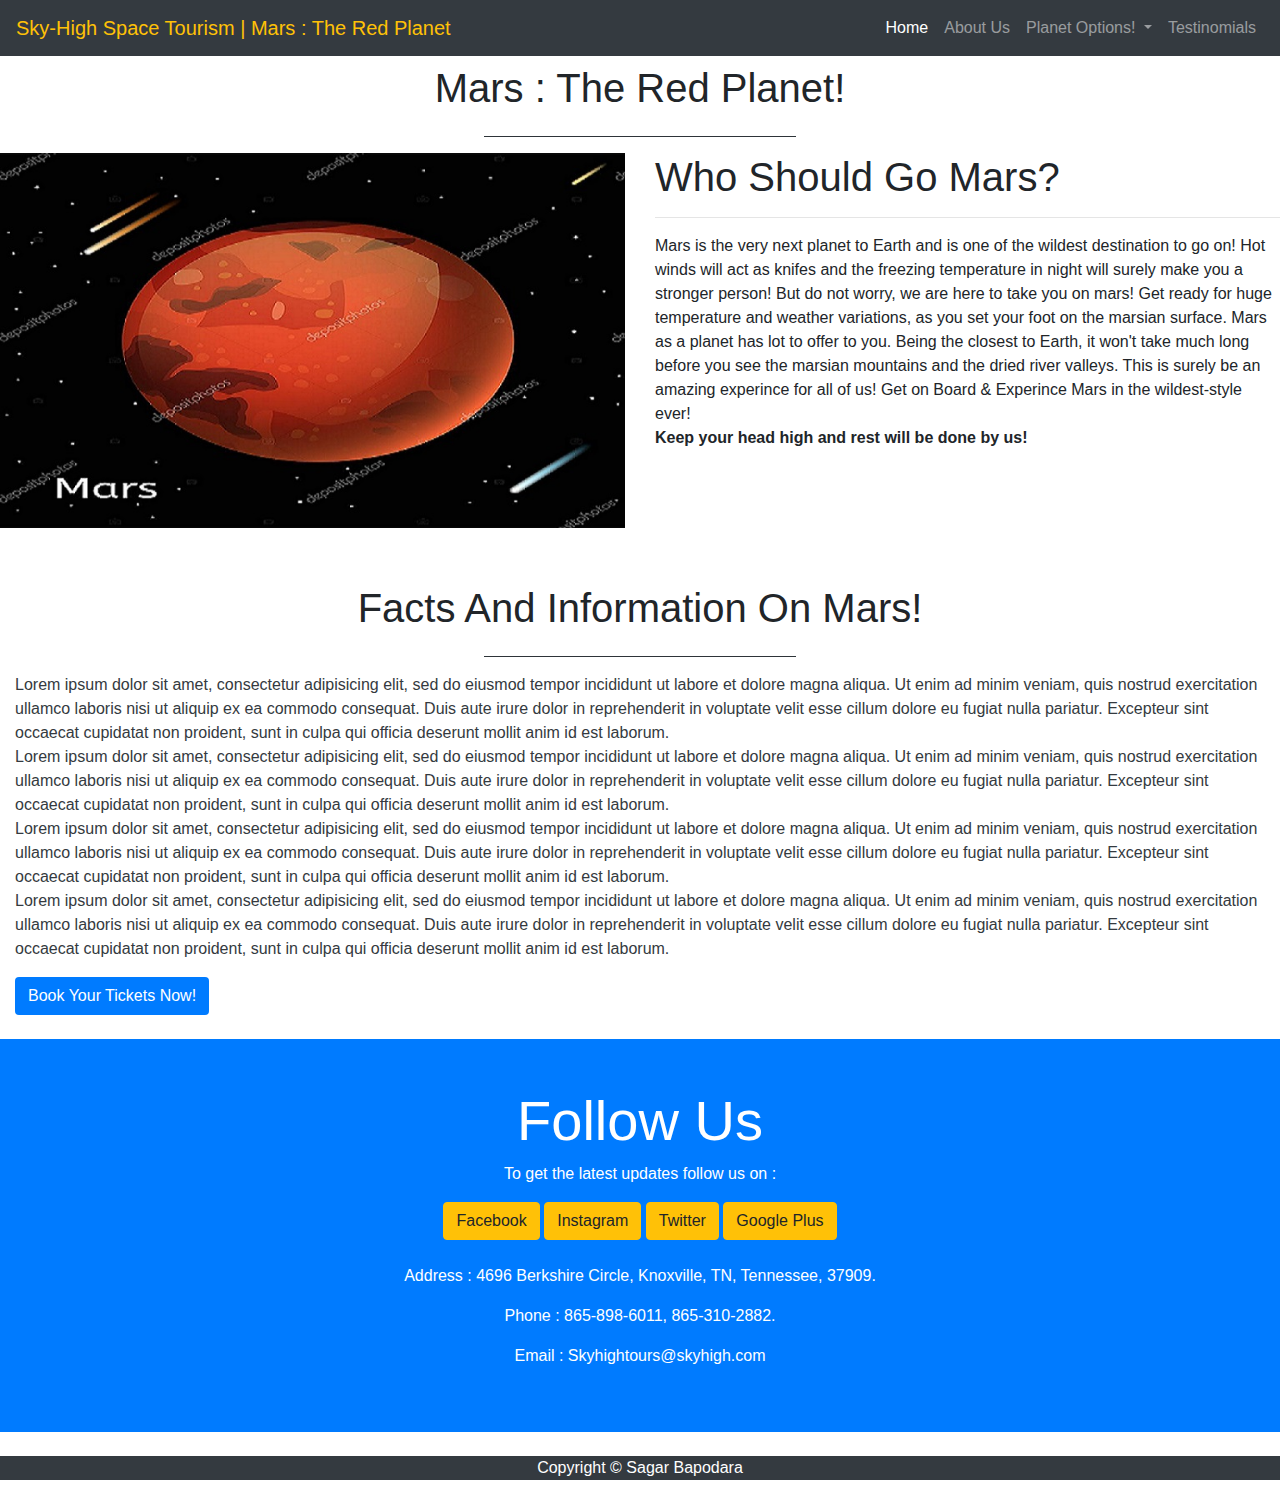
<file: mars.html>
<!--Orginally written by Sagar Bapodara-->

<!DOCTYPE html>
<html>
<head>
	<title>
		Sky-High Space Tourism | Mars : The Red Planet
	</title>
	<meta charset="utf-8">
	<meta name = "viewport" content="width=device-width, initial-scale=1">

	<!--bootstarp linked-->

	<link rel="stylesheet" href="https://maxcdn.bootstrapcdn.com/bootstrap/4.3.1/css/bootstrap.min.css">

	<link href="https://fonts.googleapis.com/css?family=Livvic&display=swap" rel="stylesheet">
  <script src="https://ajax.googleapis.com/ajax/libs/jquery/3.4.1/jquery.min.js"></script>
  <script src="https://cdnjs.cloudflare.com/ajax/libs/popper.js/1.14.7/umd/popper.min.js"></script>
  <script src="https://maxcdn.bootstrapcdn.com/bootstrap/4.3.1/js/bootstrap.min.js"></script>

<style>
	.carousel-ineer img{
		width: 100%;
		height: 100%;
	}
</style>

<!--header and nav bar -->
	
<header>
	<nav class="navbar navbar-expand-lg navbar-dark bg-dark">
  <a class="navbar-brand text-capitalize text-warning"  href="index.html">Sky-High Space Tourism | Mars : The Red Planet</a>
  <button class="navbar-toggler" type="button" data-toggle="collapse" data-target="#navbarSupportedContent" aria-controls="navbarSupportedContent" aria-expanded="false" aria-label="Toggle navigation">
    <span class="navbar-toggler-icon"></span>
  </button>

  <div class="collapse navbar-collapse" id="navbarSupportedContent">
    <ul class="navbar-nav ml-auto">
      <li class="nav-item active">
        <a class="nav-link" href="index.html">Home <span class="sr-only">(current)</span></a>
      </li>
      <li class="nav-item">
        <a class="nav-link" href="About us.html">About Us</a>
      </li>
      <li class="nav-item dropdown">
        <a class="nav-link dropdown-toggle" href="#" id="navbarDropdown" role="button" data-toggle="dropdown" aria-haspopup="true" aria-expanded="false">
          Planet Options!
        </a>
        <div class="dropdown-menu" aria-labelledby="navbarDropdown">
          <a class="dropdown-item" href="mars.html">Mars : The Red Planet!</a>
          <a class="dropdown-item" href="moon.html">Let's Go Moon!</a>
          <div class="dropdown-divider"></div>
          <a class="dropdown-item" href="iss.html"> International Space Station!</a>
        </div>
      </li>
      <li class="nav-item">
        <a class="nav-link" href="testinomials.html">Testinomials</a>
      </li>
    </ul>
   
  </div>
</nav>

<!--mars details-->

<section>
  <div class="container-fluid">
    <h1 class="text-capitalize text-center pt-2 pb-2">Mars : The Red Planet!</h1>
    <hr class="w-25 mx-auto
    bg-dark">
  </div>
  <div class="row mb-5">
    <div class="col-lg-6 col-md-6 col-12">
      <img src="images/mars1.jpg" class="img-fluid">
    </div>

    <div class="col-lg-6 col-md-6 col-12">
      <h1>Who Should Go Mars?</h1>
      <hr>
      <p>Mars is the very next planet to Earth and is one of the wildest destination to go on! Hot winds will act as knifes and the freezing temperature in night will surely make you a stronger person! But do not worry, we are here to take you on mars! Get ready for huge temperature and weather variations, as you set your foot on the marsian surface. Mars as a planet has lot to offer to you. Being the closest to Earth, it won't take much long before you see the marsian mountains and the dried river valleys. This is surely be an amazing experince for all of us! Get on Board & Experince Mars in the wildest-style ever! 
        <br>
        <b>Keep your head high and rest will be done by us!</b></p>

    </div>
    </div>
</section>

<!-- Facts on Mars-->

<section>
    <div class="container-fluid">
    <h1 class="text-capitalize text-center pt-2 pb-2">Facts and Information on Mars!</h1>
    <hr class="w-25 mx-auto
    bg-dark">
    <div>
    <article class="bg-white text-dark">Lorem ipsum dolor sit amet, consectetur adipisicing elit, sed do eiusmod
    tempor incididunt ut labore et dolore magna aliqua. Ut enim ad minim veniam,
    quis nostrud exercitation ullamco laboris nisi ut aliquip ex ea commodo
    consequat. Duis aute irure dolor in reprehenderit in voluptate velit esse
    cillum dolore eu fugiat nulla pariatur. Excepteur sint occaecat cupidatat non
    proident, sunt in culpa qui officia deserunt mollit anim id est laborum.
    <br>
    Lorem ipsum dolor sit amet, consectetur adipisicing elit, sed do eiusmod
    tempor incididunt ut labore et dolore magna aliqua. Ut enim ad minim veniam,
    quis nostrud exercitation ullamco laboris nisi ut aliquip ex ea commodo
    consequat. Duis aute irure dolor in reprehenderit in voluptate velit esse
    cillum dolore eu fugiat nulla pariatur. Excepteur sint occaecat cupidatat non
    proident, sunt in culpa qui officia deserunt mollit anim id est laborum.
    <br>
    Lorem ipsum dolor sit amet, consectetur adipisicing elit, sed do eiusmod
    tempor incididunt ut labore et dolore magna aliqua. Ut enim ad minim veniam,
    quis nostrud exercitation ullamco laboris nisi ut aliquip ex ea commodo
    consequat. Duis aute irure dolor in reprehenderit in voluptate velit esse
    cillum dolore eu fugiat nulla pariatur. Excepteur sint occaecat cupidatat non
    proident, sunt in culpa qui officia deserunt mollit anim id est laborum.
    <br>
    Lorem ipsum dolor sit amet, consectetur adipisicing elit, sed do eiusmod
    tempor incididunt ut labore et dolore magna aliqua. Ut enim ad minim veniam,
    quis nostrud exercitation ullamco laboris nisi ut aliquip ex ea commodo
    consequat. Duis aute irure dolor in reprehenderit in voluptate velit esse
    cillum dolore eu fugiat nulla pariatur. Excepteur sint occaecat cupidatat non
    proident, sunt in culpa qui officia deserunt mollit anim id est laborum.<br>
    

    </article>

    <a href="marslanding.html"><button class = "btn bg-primary text-white mt-3">Book Your Tickets Now!</button></a> 

    <br>
    
  </div>
  </div>
  </section>
<br>



<section class="bg-primary text-white" >
  <article class="py-5 text-center">
    <div>
      <h3 class="display-4 text-white">Follow Us </h3>
      <p>To get the latest updates follow us on : </p>
      <a href="https://www.facebook.com/"><button class="btn btn-warning">Facebook</button></a> <a href="https://www.instagram.com/"><button class="btn btn-warning">Instagram</button></a> <a href="https://twitter.com"><button class="btn btn-warning">Twitter</button></a> <a href="https://www.google.com/"><button class="btn btn-warning">Google Plus</button></a>
      <br>
      <br>
      <p>Address : 4696  Berkshire Circle, Knoxville, TN, Tennessee, 37909.</p>
      <p>Phone : 865-898-6011, 865-310-2882.</p>
      <p>Email : Skyhightours@skyhigh.com</p>

    </div>
  </article>
</section>



<!-- footer -->



<br>
<footer>
  <p class="text-center bg-dark text-white"> Copyright © Sagar Bapodara</p>
</footer>
</file>
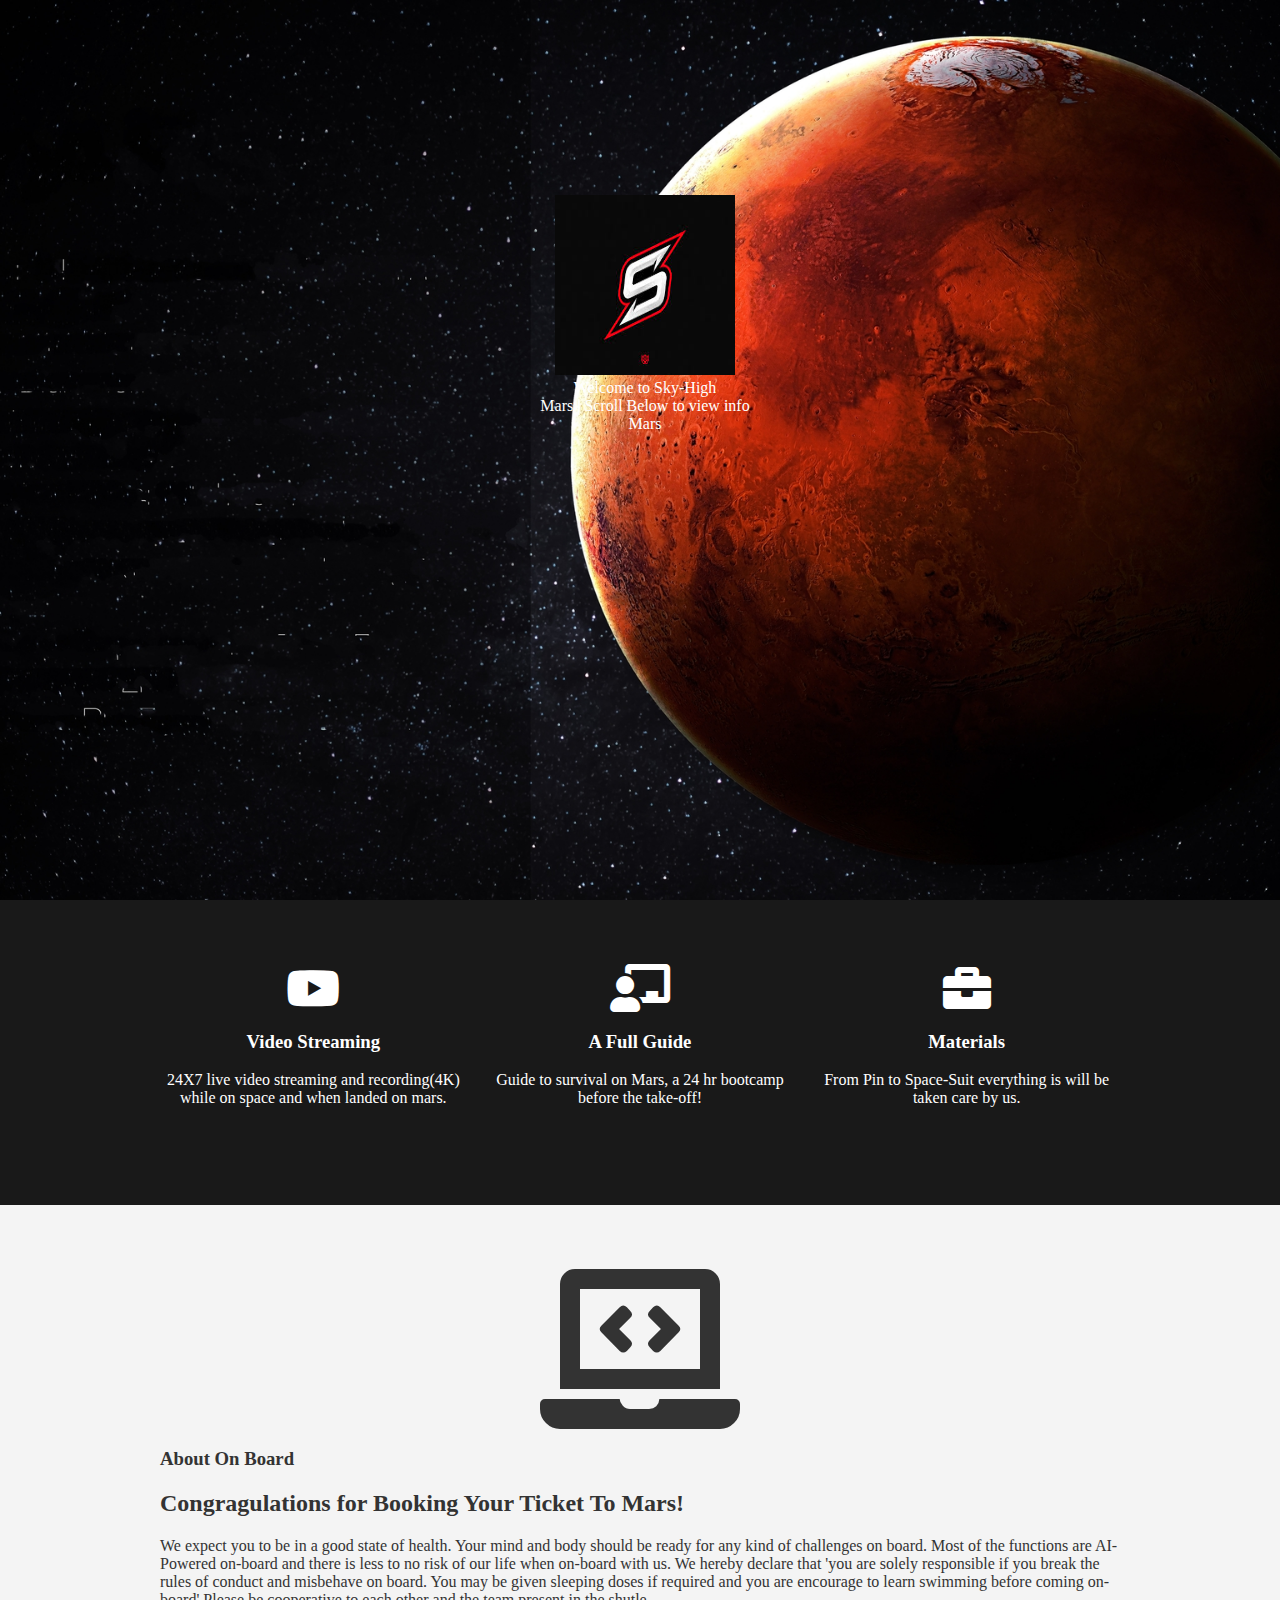
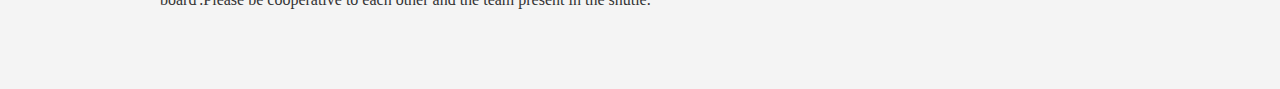
<file: marslanding.html>
<!--Orginally written by Sagar Bapodara-->

<!DOCTYPE html>
<html>
<head>
	<link rel="stylesheet" type="text/css" href="style3.css">
	<link rel="stylesheet" href="https://use.fontawesome.com/releases/v5.3.1/css/all.css">
	<link rel="stylesheet" type="text/css" href="style3.css" integrity="sha384-mzrmE5qonljUremFsqc01SB46JvRO7SbZs3I02EmfFsd15uHvIt+Y8vEf7N7fWAU" crossorigin="anonymous">
	<title> Sky-High Space Tourism | Mars-Landing Page
	</title>
</head>
<body>
<header class="showcase">
	<div class="content">
		<img src="images/logo.jpg" class= "logo" alt="logo here">
		<div class="title">
			Welcome to Sky-High <br>  Mars | Scroll Below to view info
		</div>
		<div class="text">
		Mars</div>
	</div>
	
</header>


<!--services that are offered-->


<section class="services">
	<div class = "container grid-3 center">
		<div>
			<i class="fab fa-youtube fa-3x"></i>
			<h3>Video Streaming</h3>
			<p>24X7 live video streaming and recording(4K) while on space and when landed on mars.</p>
		</div>
		<div>
			<i class="fas fa-chalkboard-teacher fa-3x"></i>
			<h3>A Full Guide</h3>
			<p>Guide to survival on Mars, a 24 hr bootcamp before the take-off!</p>
		</div>
		<div>
			<i class="fas fa-briefcase fa-3x"></i>
			<h3>Materials</h3>
			<p>From Pin to Space-Suit everything is will be taken care by us.</p>
		</div>
	</div>

</section>

<br>

<!--About-->


<section class="About bg-light">
	<div class="container">
		<div class="grid-2">
			<div class="center">
				<i class="fas fa-laptop-code fa-10x"></i>
			</div>
			<div>
				<h3>About On Board</h3>
				<h2><b>Congragulations for Booking Your Ticket To Mars!</b></h2>
				<p>We expect you to be in a good state of health. Your mind and body should be ready for any kind of challenges on board. Most of the functions are AI-Powered on-board and there is less to no risk of our life when on-board with us. We hereby declare that 'you are solely responsible if you break the rules of conduct and misbehave on board. You may be given sleeping doses if required and you are encourage to learn swimming before coming on-board'.Please be cooperative to each other and the team present in the shutle.
				</p>
			</div>
		</div>
	</div>
</section>
</file>
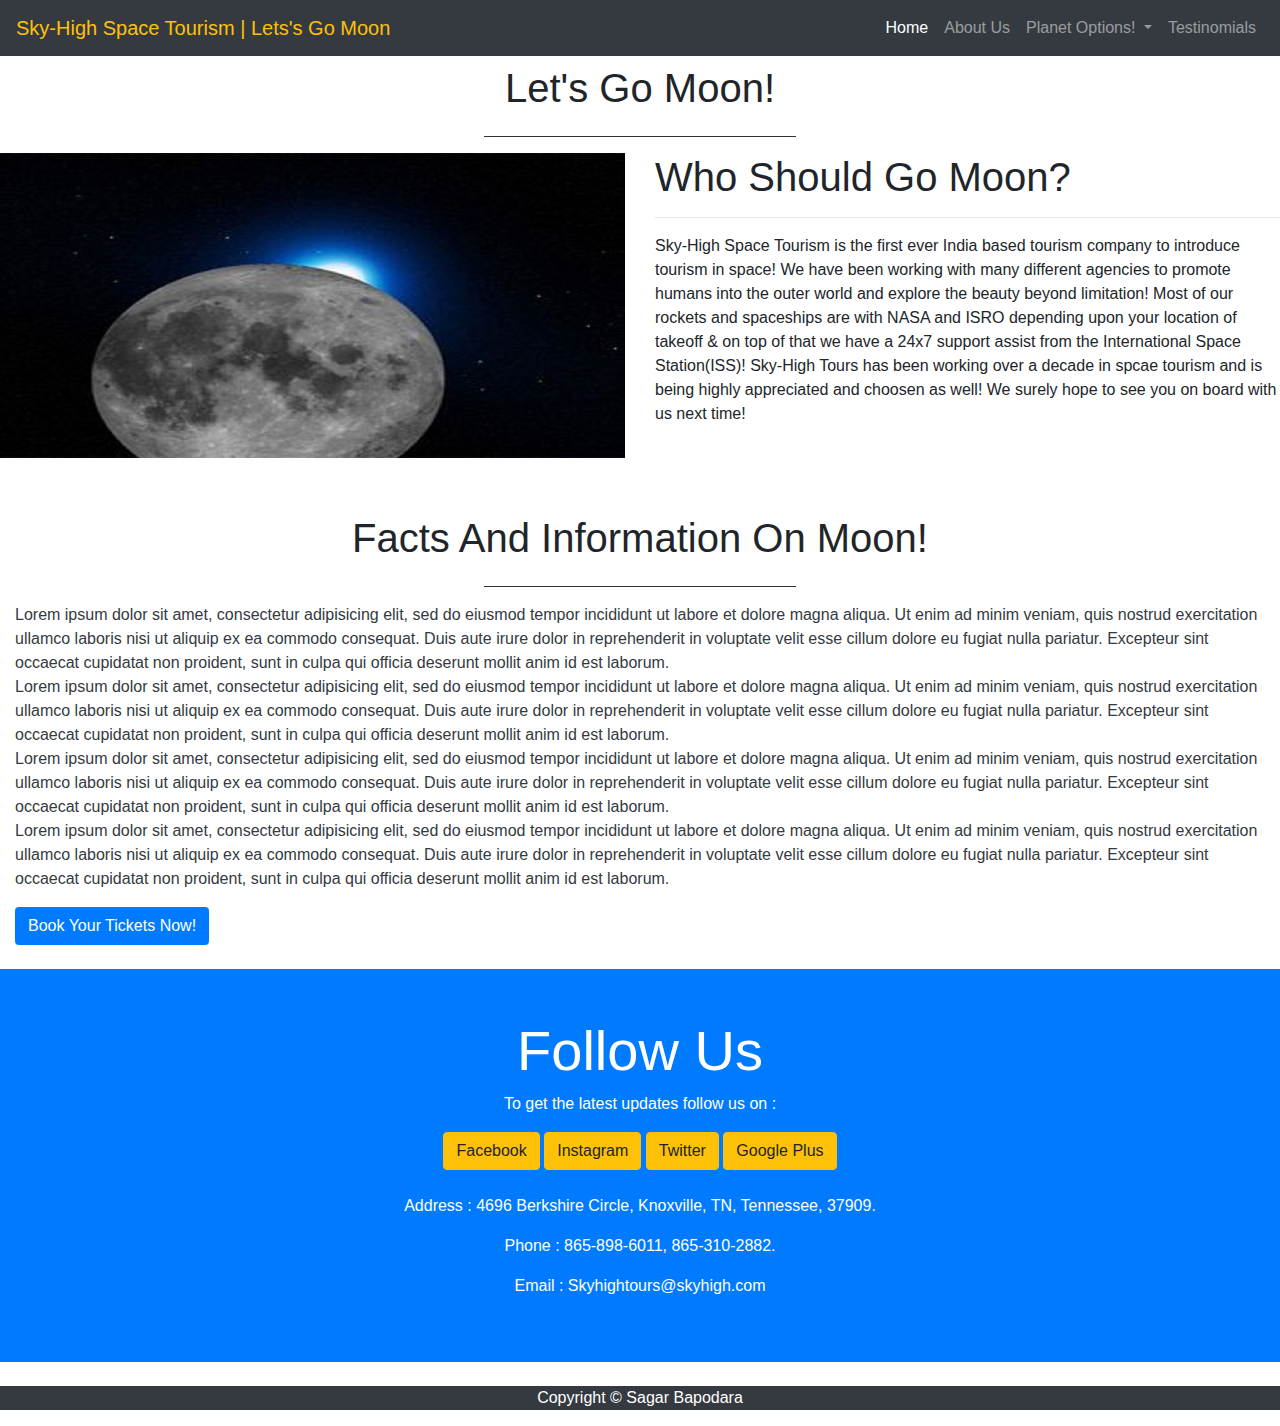
<file: moon.html>
<!--Orginally written by Sagar Bapodara-->

<!DOCTYPE html>
<html>
<head>
	<title>
		Sky-High Space Tourism | Lets's Go Moon
	</title>
	<meta charset="utf-8">
	<meta name = "viewport" content="width=device-width, initial-scale=1">

	<!--bootstarp linked-->

	<link rel="stylesheet" href="https://maxcdn.bootstrapcdn.com/bootstrap/4.3.1/css/bootstrap.min.css">

	<link href="https://fonts.googleapis.com/css?family=Livvic&display=swap" rel="stylesheet">
  <script src="https://ajax.googleapis.com/ajax/libs/jquery/3.4.1/jquery.min.js"></script>
  <script src="https://cdnjs.cloudflare.com/ajax/libs/popper.js/1.14.7/umd/popper.min.js"></script>
  <script src="https://maxcdn.bootstrapcdn.com/bootstrap/4.3.1/js/bootstrap.min.js"></script>

<style>
	.carousel-ineer img{
		width: 100%;
		height: 100%;
	}
</style>

<!--header and nav bar -->
	
<header>
	<nav class="navbar navbar-expand-lg navbar-dark bg-dark">
  <a class="navbar-brand text-capitalize text-warning"  href="index.html">Sky-High Space Tourism | Lets's Go Moon</a>
  <button class="navbar-toggler" type="button" data-toggle="collapse" data-target="#navbarSupportedContent" aria-controls="navbarSupportedContent" aria-expanded="false" aria-label="Toggle navigation">
    <span class="navbar-toggler-icon"></span>
  </button>

  <div class="collapse navbar-collapse" id="navbarSupportedContent">
    <ul class="navbar-nav ml-auto">
      <li class="nav-item active">
        <a class="nav-link" href="index.html">Home <span class="sr-only">(current)</span></a>
      </li>
      <li class="nav-item">
        <a class="nav-link" href="About us.html">About Us</a>
      </li>
      <li class="nav-item dropdown">
        <a class="nav-link dropdown-toggle" href="#" id="navbarDropdown" role="button" data-toggle="dropdown" aria-haspopup="true" aria-expanded="false">
          Planet Options!
        </a>
        <div class="dropdown-menu" aria-labelledby="navbarDropdown">
          <a class="dropdown-item" href="mars.html">Mars : The Red Planet!</a>
          <a class="dropdown-item" href="moon.html">Let's Go Moon!</a>
          <div class="dropdown-divider"></div>
          <a class="dropdown-item" href="iss.html"> International Space Station!</a>
        </div>
      </li>
      <li class="nav-item">
        <a class="nav-link" href="testinomials.html">Testinomials</a>
      </li>
    </ul>
   
  </div>
</nav>

<!--moon details-->

<section>
  <div class="container-fluid">
    <h1 class="text-capitalize text-center pt-2 pb-2">Let's Go Moon!</h1>
    <hr class="w-25 mx-auto
    bg-dark">
  </div>
  <div class="row mb-5">
    <div class="col-lg-6 col-md-6 col-12">
      <img src="images/moon1.jpg" class="img-fluid">
    </div>

    <div class="col-lg-6 col-md-6 col-12">
      <h1>Who Should Go Moon?</h1>
      <hr>
      <p>Sky-High Space Tourism is the first ever India based tourism company to introduce tourism in space! We have been working with many different agencies to promote humans into the outer world and explore the beauty beyond limitation! Most of our rockets and spaceships are with NASA and ISRO depending upon your location of takeoff & on top of that we have a 24x7 support assist from the International Space Station(ISS)! Sky-High Tours has been working over a decade in spcae tourism and is being highly appreciated and choosen as well! We surely hope to see you on board with us next time!</p>

    </div>
    </div>
</section>

<!--facts on moon-->

<section>
    <div class="container-fluid">
    <h1 class="text-capitalize text-center pt-2 pb-2">Facts and Information on Moon!</h1>
    <hr class="w-25 mx-auto
    bg-dark">
    <div>
    <article class="bg-white text-dark">Lorem ipsum dolor sit amet, consectetur adipisicing elit, sed do eiusmod
    tempor incididunt ut labore et dolore magna aliqua. Ut enim ad minim veniam,
    quis nostrud exercitation ullamco laboris nisi ut aliquip ex ea commodo
    consequat. Duis aute irure dolor in reprehenderit in voluptate velit esse
    cillum dolore eu fugiat nulla pariatur. Excepteur sint occaecat cupidatat non
    proident, sunt in culpa qui officia deserunt mollit anim id est laborum.
    <br>
    Lorem ipsum dolor sit amet, consectetur adipisicing elit, sed do eiusmod
    tempor incididunt ut labore et dolore magna aliqua. Ut enim ad minim veniam,
    quis nostrud exercitation ullamco laboris nisi ut aliquip ex ea commodo
    consequat. Duis aute irure dolor in reprehenderit in voluptate velit esse
    cillum dolore eu fugiat nulla pariatur. Excepteur sint occaecat cupidatat non
    proident, sunt in culpa qui officia deserunt mollit anim id est laborum.
    <br>
    Lorem ipsum dolor sit amet, consectetur adipisicing elit, sed do eiusmod
    tempor incididunt ut labore et dolore magna aliqua. Ut enim ad minim veniam,
    quis nostrud exercitation ullamco laboris nisi ut aliquip ex ea commodo
    consequat. Duis aute irure dolor in reprehenderit in voluptate velit esse
    cillum dolore eu fugiat nulla pariatur. Excepteur sint occaecat cupidatat non
    proident, sunt in culpa qui officia deserunt mollit anim id est laborum.
    <br>
    Lorem ipsum dolor sit amet, consectetur adipisicing elit, sed do eiusmod
    tempor incididunt ut labore et dolore magna aliqua. Ut enim ad minim veniam,
    quis nostrud exercitation ullamco laboris nisi ut aliquip ex ea commodo
    consequat. Duis aute irure dolor in reprehenderit in voluptate velit esse
    cillum dolore eu fugiat nulla pariatur. Excepteur sint occaecat cupidatat non
    proident, sunt in culpa qui officia deserunt mollit anim id est laborum.<br>

    </article>

    <a href="moonlanding.html"><button class = "btn bg-primary text-white mt-3">Book Your Tickets Now!</button></a> 

    <br>
    
  </div>
  </div>
  </section>
<br>





<section class="bg-primary text-white" >
  <article class="py-5 text-center">
    <div>
      <h3 class="display-4 text-white">Follow Us </h3>
      <p>To get the latest updates follow us on : </p>
      <a href="https://www.facebook.com/"><button class="btn btn-warning">Facebook</button></a> <a href="https://www.instagram.com/"><button class="btn btn-warning">Instagram</button></a> <a href="https://twitter.com"><button class="btn btn-warning">Twitter</button></a> <a href="https://www.google.com/"><button class="btn btn-warning">Google Plus</button></a>
      <br>
      <br>
      <p>Address : 4696  Berkshire Circle, Knoxville, TN, Tennessee, 37909.</p>
      <p>Phone : 865-898-6011, 865-310-2882.</p>
      <p>Email : Skyhightours@skyhigh.com</p>

    </div>
  </article>
</section>



<!-- footer -->



<br>
<footer>
  <p class="text-center bg-dark text-white"> Copyright © Sagar Bapodara</p>
</footer>
</file>
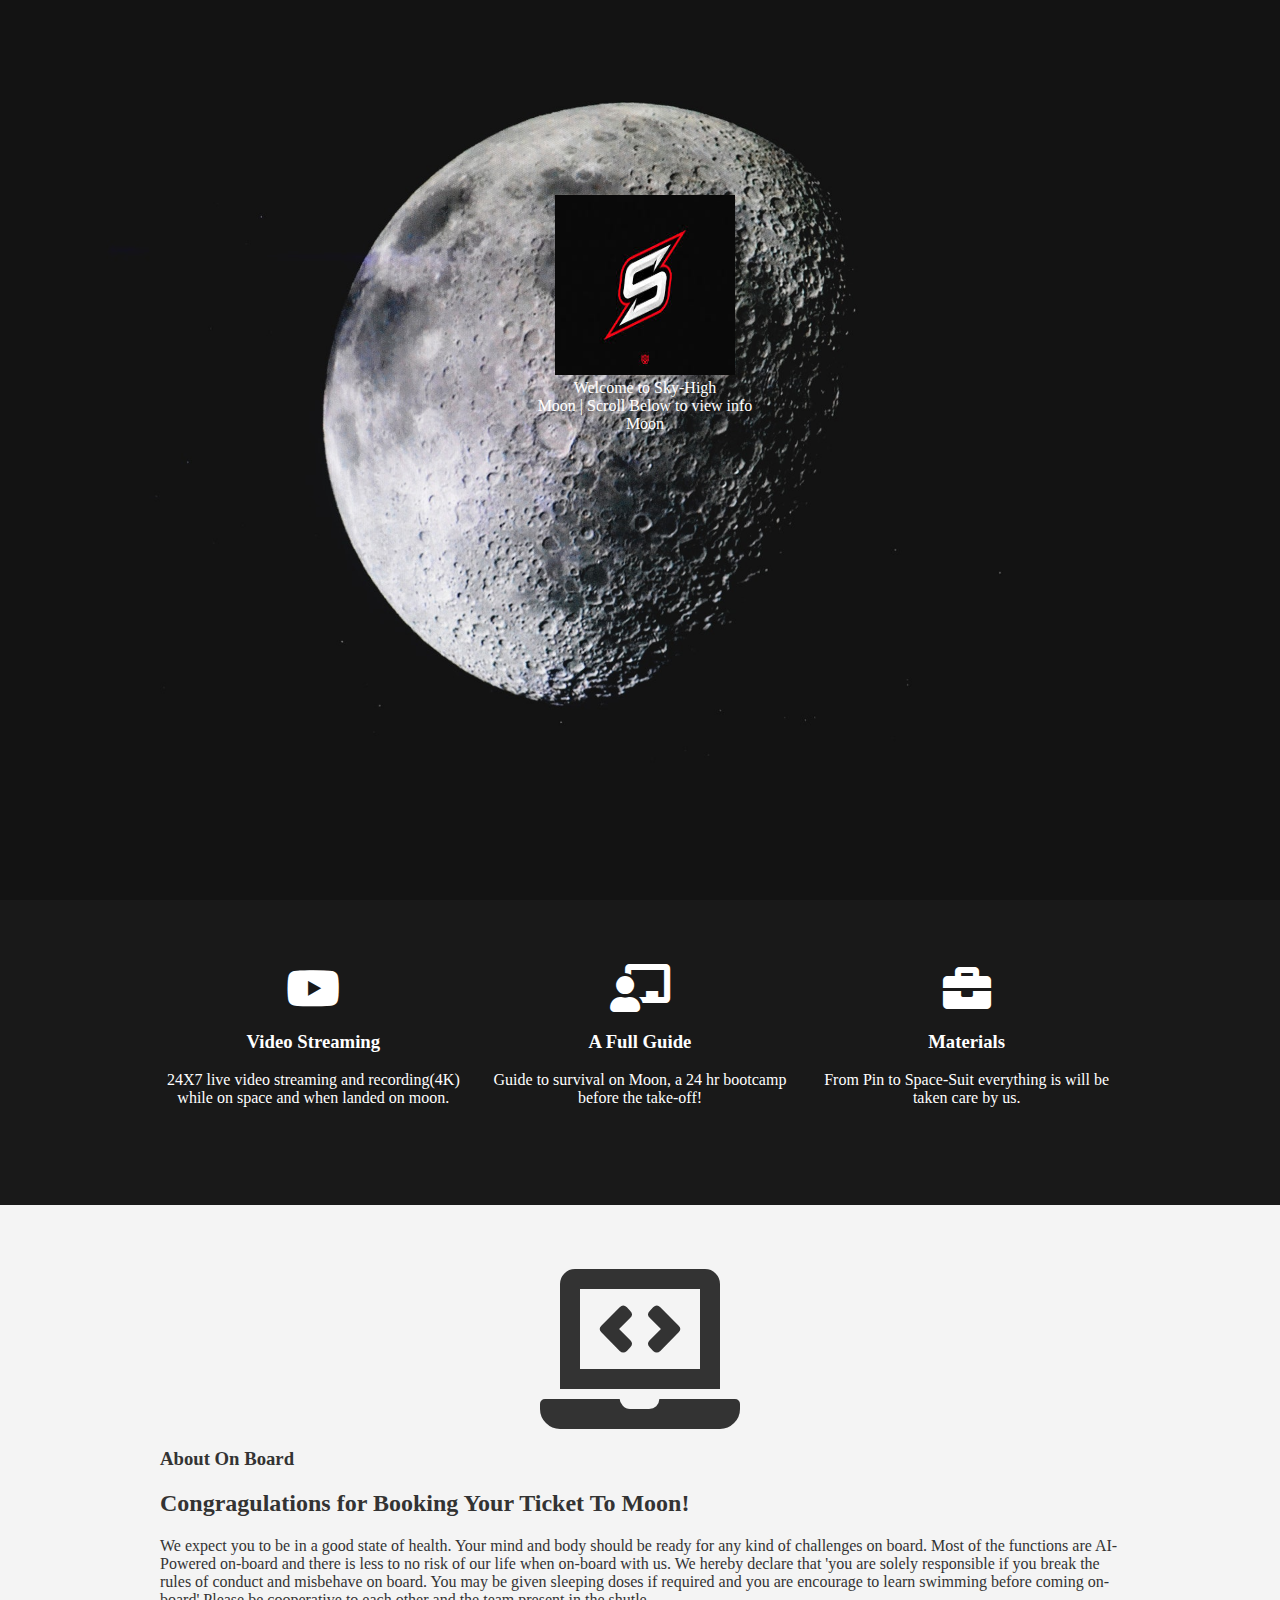
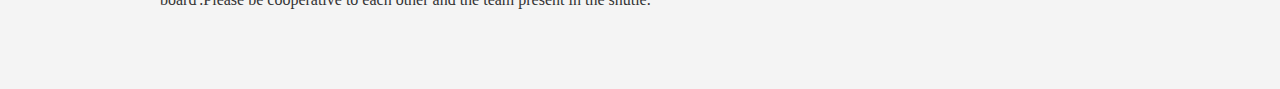
<file: moonlanding.html>
<!--Orginally written by Sagar Bapodara-->

<!DOCTYPE html>
<html>
<head>
	<link rel="stylesheet" type="text/css" href="style1.css">
	<link rel="stylesheet" href="https://use.fontawesome.com/releases/v5.3.1/css/all.css">
	<link rel="stylesheet" type="text/css" href="style1.css" integrity="sha384-mzrmE5qonljUremFsqc01SB46JvRO7SbZs3I02EmfFsd15uHvIt+Y8vEf7N7fWAU" crossorigin="anonymous">
	<title> Sky-High Space Tourism | Moon-Landing Page
	</title>
</head>
<body>
<header class="showcase">
	<div class="content">
		<img src="images/logo.jpg" class= "logo" alt="logo here">
		<div class="title">
			Welcome to Sky-High <br>  Moon | Scroll Below to view info
		</div>
		<div class="text">
		Moon </div>
	</div>
	
</header>

<!--services that are offered-->

<section class="services">
	<div class = "container grid-3 center">
		<div>
			<i class="fab fa-youtube fa-3x"></i>
			<h3>Video Streaming</h3>
			<p>24X7 live video streaming and recording(4K) while on space and when landed on moon.</p>
		</div>
		<div>
			<i class="fas fa-chalkboard-teacher fa-3x"></i>
			<h3>A Full Guide</h3>
			<p>Guide to survival on Moon, a 24 hr bootcamp before the take-off!</p>
		</div>
		<div>
			<i class="fas fa-briefcase fa-3x"></i>
			<h3>Materials</h3>
			<p>From Pin to Space-Suit everything is will be taken care by us.</p>
		</div>
	</div>

</section>

<br>

<!--About-->


<section class="About bg-light">
	<div class="container">
		<div class="grid-2">
			<div class="center">
				<i class="fas fa-laptop-code fa-10x"></i>
			</div>
			<div>
				<h3>About On Board</h3>
				<h2>Congragulations for Booking Your Ticket To Moon!</h2>
				<p>We expect you to be in a good state of health. Your mind and body should be ready for any kind of challenges on board. Most of the functions are AI-Powered on-board and there is less to no risk of our life when on-board with us. We hereby declare that 'you are solely responsible if you break the rules of conduct and misbehave on board. You may be given sleeping doses if required and you are encourage to learn swimming before coming on-board'.Please be cooperative to each other and the team present in the shutle.
				</p>
			</div>
		</div>
	</div>
</section>


	

</body>
</html>
</file>
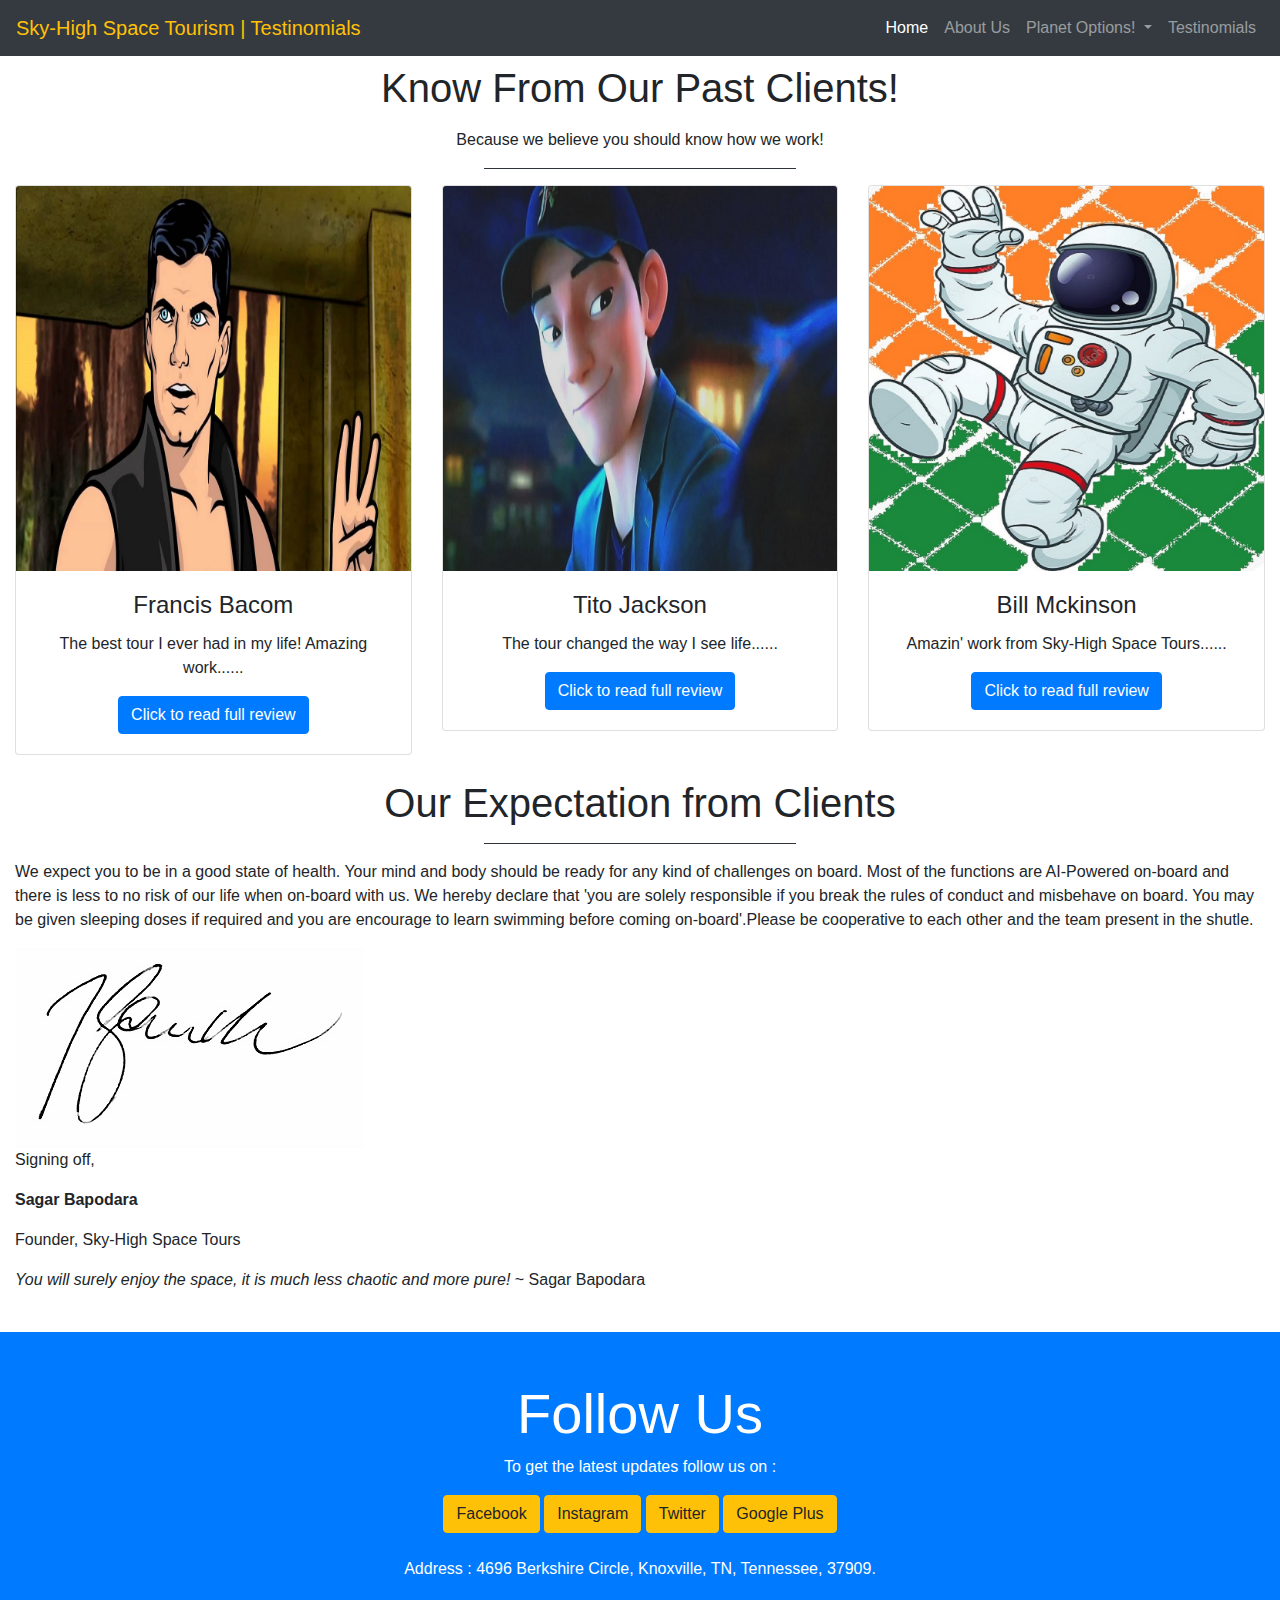
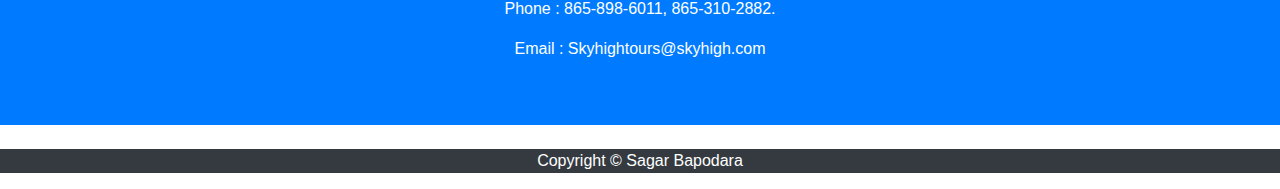
<file: testinomials.html>
<!--Orginally written by Sagar Bapodara-->

<!DOCTYPE html>
<html>
<head>
	<title>
		Sky-High Space Tourism | Testinomials
	</title>
	<meta charset="utf-8">
	<meta name = "viewport" content="width=device-width, initial-scale=1">

	<!--bootstarp linked-->

	<link rel="stylesheet" href="https://maxcdn.bootstrapcdn.com/bootstrap/4.3.1/css/bootstrap.min.css">

	<link href="https://fonts.googleapis.com/css?family=Livvic&display=swap" rel="stylesheet">
  <script src="https://ajax.googleapis.com/ajax/libs/jquery/3.4.1/jquery.min.js"></script>
  <script src="https://cdnjs.cloudflare.com/ajax/libs/popper.js/1.14.7/umd/popper.min.js"></script>
  <script src="https://maxcdn.bootstrapcdn.com/bootstrap/4.3.1/js/bootstrap.min.js"></script>

<style>
	.carousel-ineer img{
		width: 100%;
		height: 100%;
	}
</style>

<!--header and nav bar -->
	
<header>
	<nav class="navbar navbar-expand-lg navbar-dark bg-dark">
  <a class="navbar-brand text-capitalize text-warning"  href="index.html">Sky-High Space Tourism | Testinomials</a>
  <button class="navbar-toggler" type="button" data-toggle="collapse" data-target="#navbarSupportedContent" aria-controls="navbarSupportedContent" aria-expanded="false" aria-label="Toggle navigation">
    <span class="navbar-toggler-icon"></span>
  </button>

  <div class="collapse navbar-collapse" id="navbarSupportedContent">
    <ul class="navbar-nav ml-auto">
      <li class="nav-item active">
        <a class="nav-link" href="index.html">Home <span class="sr-only">(current)</span></a>
      </li>
      <li class="nav-item">
        <a class="nav-link" href="About us.html">About Us</a>
      </li>
      <li class="nav-item dropdown">
        <a class="nav-link dropdown-toggle" href="#" id="navbarDropdown" role="button" data-toggle="dropdown" aria-haspopup="true" aria-expanded="false">
          Planet Options!
        </a>
        <div class="dropdown-menu" aria-labelledby="navbarDropdown">
          <a class="dropdown-item" href="mars.html">Mars : The Red Planet!</a>
          <a class="dropdown-item" href="moon.html">Let's Go Moon!</a>
          <div class="dropdown-divider"></div>
          <a class="dropdown-item" href="iss.html"> International Space Station!</a>
        </div>
      </li>
      <li class="nav-item">
        <a class="nav-link" href="testinomials.html">Testinomials</a>
      </li>
    </ul>
   
  </div>
</nav>


<section>
		<div class="container-fluid">
		<h1 class="text-capitalize text-center pt-2 pb-2">Know From Our Past Clients!</h1>
		<p class="text-center">Because we believe you should know how we work!</p>
		<hr class="w-25 mx-auto bg-dark">

		<div class="row text-center">
	<div class="col-lg-4 col-md-4 col-12">
	<div class="card">
		<img class="card-img-top" src="images/s17.jpg" alt="Card image">
		<div class="card-body">
			<h4 class="card-title">Francis Bacom</h4>
			<p class="card-text">The best tour I ever had in my life! Amazing work......</p>
			<a href="#" class="btn btn-primary">Click to read full review</a>
		</div>
	</div>
</div>

<div class="col-lg-4 col-md-4 col-12">
	<div class="card">
		<img class="card-img-top" src="images/s16.jpg" alt="Card image">
		<div class="card-body">
			<h4 class="card-title">Tito Jackson</h4>
			<p class="card-text">The tour changed the way I see life......</p>
			<a href="#" class="btn btn-primary">Click to read full review</a>
		</div>
	</div>
</div>


	<div class="col-lg-4 col-md-4 col-12">
	<div class="card">
		<img class="card-img-top" src="images/s7.jpg" alt="Card image">
		<div class="card-body">
			<h4 class="card-title">Bill Mckinson</h4>
			<p class="card-text">Amazin' work from Sky-High Space Tours......</p>
			<a href="#" class="btn btn-primary">Click to read full review</a>
		</div>
	</div>
	</div>
</div>
</div>
</section>

<br>

<section class="container-fluid">
<h1 class="text-center">Our Expectation from Clients</h1>
			<hr class="w-25 mx-auto bg-dark">
			<p>We expect you to be in a good state of health. Your mind and body should be ready for any kind of challenges on board. Most of the functions are AI-Powered on-board and there is less to no risk of our life when on-board with us. We hereby declare that 'you are solely responsible if you break the rules of conduct and misbehave on board. You may be given sleeping doses if required and you are encourage to learn swimming before coming on-board'.Please be cooperative to each other and the team present in the shutle.
			</p>
			<img src="images/sign.png" class="img-fluid">
			<br>
			<P> Signing off, </P>
			<p> <B> Sagar Bapodara </B></p>
			<P> Founder, Sky-High Space Tours</P>
			<p><I> You will surely enjoy the space, it is much less chaotic and more pure! </I>~ Sagar Bapodara</p>



		</section>

<br>

<section class="bg-primary text-white" >
	<article class="py-5 text-center">
		<div>
			<h3 class="display-4 text-white">Follow Us </h3>
			<p>To get the latest updates follow us on : </p>
			<a href="https://www.facebook.com/"><button class="btn btn-warning">Facebook</button></a> <a href="https://www.instagram.com/"><button class="btn btn-warning">Instagram</button></a> <a href="https://twitter.com"><button class="btn btn-warning">Twitter</button></a> <a href="https://www.google.com/"><button class="btn btn-warning">Google Plus</button></a>
			<br>
			<br>
			<p>Address : 4696  Berkshire Circle, Knoxville, TN, Tennessee, 37909.</p>
			<p>Phone : 865-898-6011, 865-310-2882.</p>
			<p>Email : Skyhightours@skyhigh.com</p>

		</div>
	</article>
</section>

<br>
<footer>
	<p class="text-center bg-dark text-white"> Copyright © Sagar Bapodara</p>
</footer>
</file>
<file: style2.css>
body{
	background: rgba(0,0,0,0.9);
	margin: 0;
	color: #ffffff;
	font-family:serif;
}

.showcase::after {
	content: "";
	height: 100vh;
	width: 100%;
	background-image: url(images/isslanding.jpg);
	background-size: cover;
	background-repeat: no-repeat;
	background-position: center;
	display: block;
	filter: blur(10px);
	-webkit-filter: blur(10px);
	transition: all 1000ms;
}

.showcase:hover::after { 
filter: blur(0px);
	-webkit-filter: blur(0px);
 }


 .content{
position: absolute;
z-index: 1;
top: 10%;
left:50%;
margin-top: 105px;
margin-left: -145px;
width: 300px;
height: 350px;
text-align: center;
transition: all 1000ms;
}

 .content .logo{
 	height: 180px;
 	width: 180px;

 }

 .content.title{
 	font-size: 2.2rem;
 	margin-top: 1rem;

 }

 .content.text{
 	line-height: 1.7;
 	margin-top: 1rem;
 	 }

.container{
	max-width: 960px;
	margin:auto;
	overflow: hidden;
	padding: 4rem 1rem;
}

.grid-3{
	display: grid;
	grid-gap: 20px;
	grid-template-columns: 1fr 1fr 1fr;
}

.center{
	text-align: center;
	margin:auto;
}

.bg-light{
	background: #f4f4f4;
	color: #333333;
}

.bg-dark{
	background: #333333;
	color: #f4f4f4;
}
</file>
<file: style3.css>
body{
	background: rgba(0,0,0,0.9);
	margin: 0;
	color: #ffffff;
	font-family:serif;
}

.showcase::after {
	content: "";
	height: 100vh;
	width: 100%;
	background-image: url(images/marslanding.jpg);
	background-size: cover;
	background-repeat: no-repeat;
	background-position: center;
	display: block;
	filter: blur(10px);
	-webkit-filter: blur(10px);
	transition: all 1000ms;
}

.showcase:hover::after { 
filter: blur(0px);
	-webkit-filter: blur(0px);
 }


 .content{
position: absolute;
z-index: 1;
top: 10%;
left:50%;
margin-top: 105px;
margin-left: -145px;
width: 300px;
height: 350px;
text-align: center;
transition: all 1000ms;
}

 .content .logo{
 	height: 180px;
 	width: 180px;

 }

 .content.title{
 	font-size: 2.2rem;
 	margin-top: 1rem;

 }

 .content.text{
 	line-height: 1.7;
 	margin-top: 1rem;
 	 }

.container{
	max-width: 960px;
	margin:auto;
	overflow: hidden;
	padding: 4rem 1rem;
}

.grid-3{
	display: grid;
	grid-gap: 20px;
	grid-template-columns: 1fr 1fr 1fr;
}

.center{
	text-align: center;
	margin:auto;
}

.bg-light{
	background: #f4f4f4;
	color: #333333;
}

.bg-dark{
	background: #333333;
	color: #f4f4f4;
}
</file>
<file: style1.css>
body{
	background: rgba(0,0,0,0.9);
	margin: 0;
	color: #ffffff;
	font-family:serif;
}

.showcase::after {
	content: "";
	height: 100vh;
	width: 100%;
	background-image: url(moonlanding1.jpg);
	background-size: cover;
	background-repeat: no-repeat;
	background-position: center;
	display: block;
	filter: blur(10px);
	-webkit-filter: blur(10px);
	transition: all 1000ms;
}

.showcase:hover::after { 
filter: blur(0px);
	-webkit-filter: blur(0px);
 }


 .content{
position: absolute;
z-index: 1;
top: 10%;
left:50%;
margin-top: 105px;
margin-left: -145px;
width: 300px;
height: 350px;
text-align: center;
transition: all 1000ms;
}

 .content .logo{
 	height: 180px;
 	width: 180px;

 }

 .content.title{
 	font-size: 2.2rem;
 	margin-top: 1rem;

 }

 .content.text{
 	line-height: 1.7;
 	margin-top: 1rem;
 	 }

.container{
	max-width: 960px;
	margin:auto;
	overflow: hidden;
	padding: 4rem 1rem;
}

.grid-3{
	display: grid;
	grid-gap: 20px;
	grid-template-columns: 1fr 1fr 1fr;
}

.center{
	text-align: center;
	margin:auto;
}

.bg-light{
	background: #f4f4f4;
	color: #333333;
}

.bg-dark{
	background: #333333;
	color: #f4f4f4;
}
</file>
